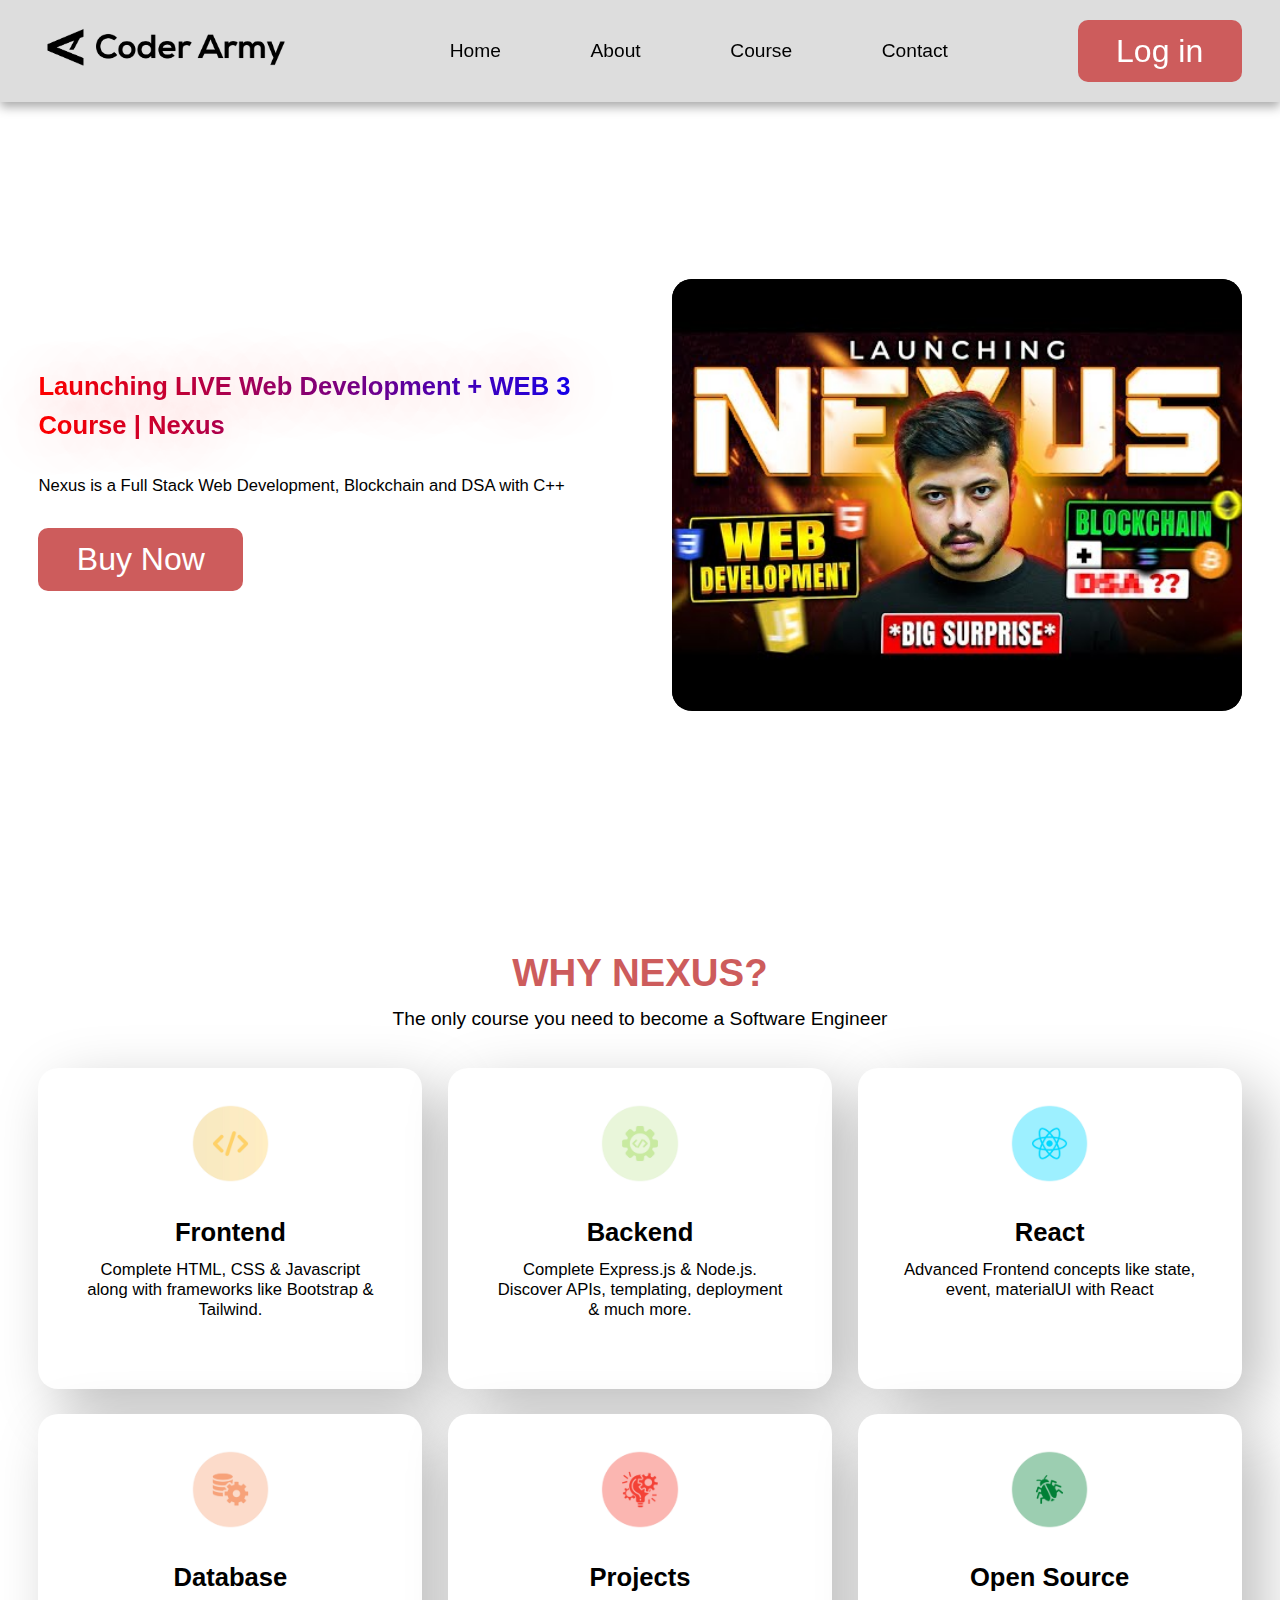
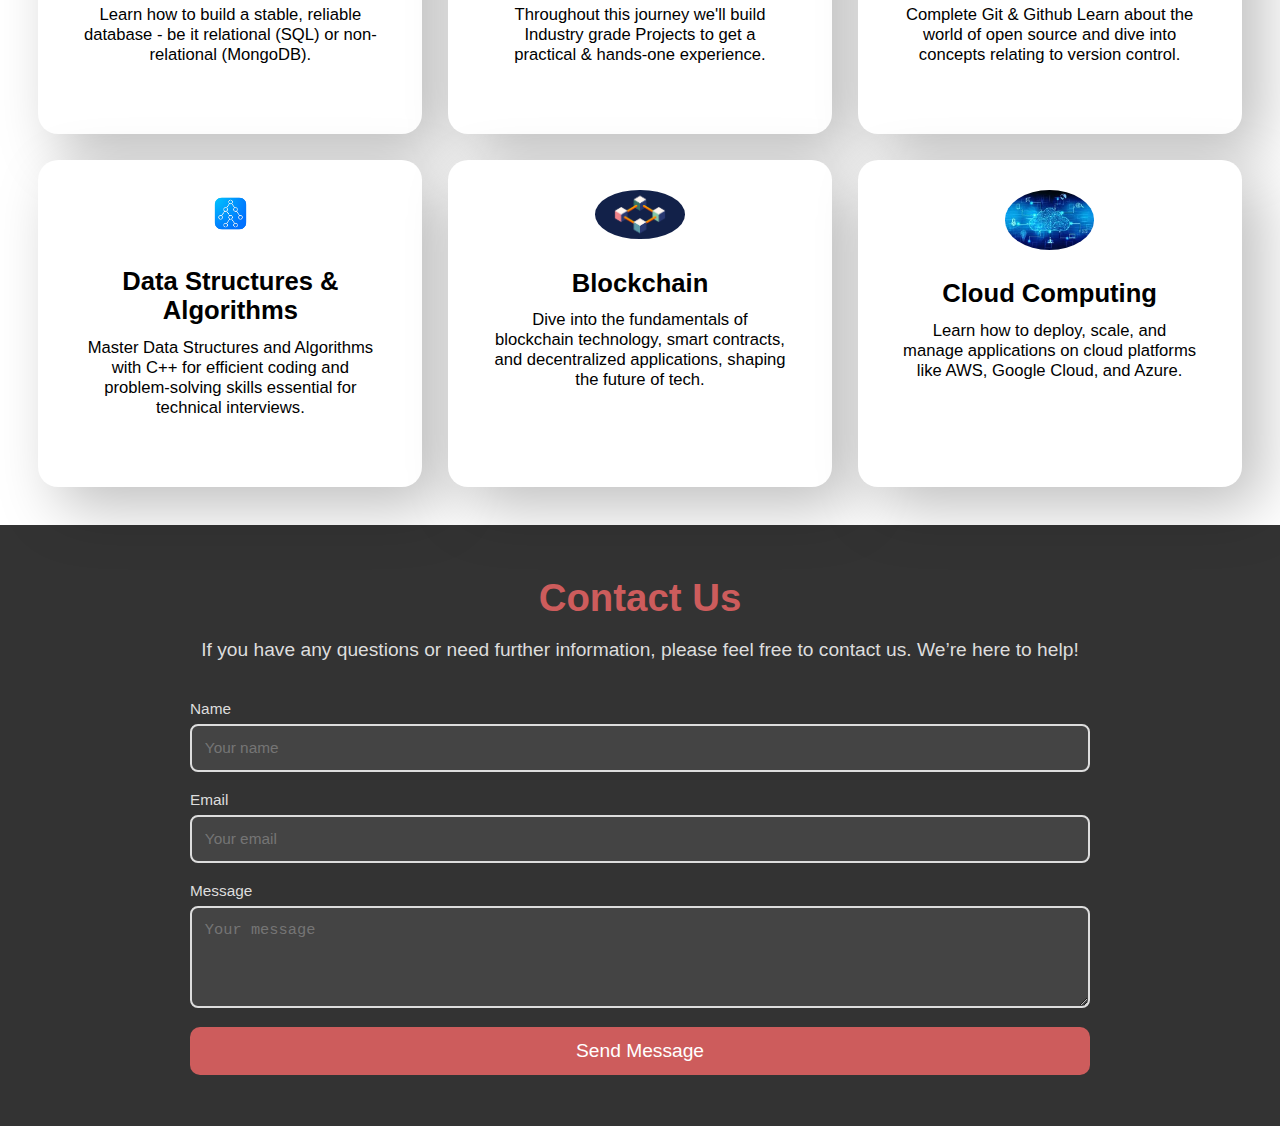
<file: index.html>
<!DOCTYPE html>
<html lang="en">

<head>
  <meta charset="UTF-8">
  <meta name="viewport" content="width=device-width, initial-scale=1.0">
  <meta http-equiv="X-UA-Compatible" content="ie=edge">
  <title>NEXUS - By Coder Army</title>
  <link rel="stylesheet" href="https://cdnjs.cloudflare.com/ajax/libs/font-awesome/6.6.0/css/all.min.css" integrity="sha512-Kc323vGBEqzTmouAECnVceyQqyqdsSiqLQISBL29aUW4U/M7pSPA/gEUZQqv1cwx4OnYxTxve5UMg5GT6L4JJg==" crossorigin="anonymous" referrerpolicy="no-referrer" />
  <link rel="stylesheet" href="./style.css">
</head>

<body>

  <header>
    <nav>
      <div class="logo">
        <img src="./img/logo.png" alt="">
      </div>
      <input type="checkbox">
      <div class="hamburger_lines">
        <span class="line line1"></span>
        <span class="line line2"></span>
        <span class="line line3"></span>
      </div>
      <div class="nav_links">
        <ul>
          <li>
            <a href="./index.html"><i class="fa-solid fa-house"></i>Home</a>
          </li>
          <li>
            <a href="./about.html"><i class="fa-regular fa-address-card"></i>About</a>
          </li>
          <li>
            <a href="./course.html"><i class="fa-solid fa-cart-shopping"></i>Course</a>
          </li>
          <li>
            <a href="#contact"><i class="fa-solid fa-phone"></i>Contact</a>
          </li>
        </ul>
      </div>
      <div class="nav_btn">
        <button>
          <a href="./login.html">Log in</a>
        </button>
      </div>
    </nav>
  </header>

  <main>

    <section class="hero_section">
      <div class="hero_left">
        <h1>Launching LIVE Web Development + WEB 3 Course | Nexus</h1>
        <p>Nexus is a Full Stack Web Development, Blockchain and DSA with C++</p>
        <button>
          <a href="./course.html">Buy Now</a>
        </button>
      </div>
      <div class="hero_right">
        <img src="./img/thumbnail.jpg" alt="">
      </div>
    </section>

    <section class="why_section">
      <h1>WHY NEXUS?</h1>
      <P>The only course you need to become a Software Engineer</P>
      <div class="card_container">
        <div class="card card1">
          <img src="./img/frontend.jpg" alt="">
          <h2>Frontend</h2>
          <p>Complete HTML, CSS & Javascript along with frameworks like Bootstrap & Tailwind.</p>
        </div>
        <div class="card card2">
          <img src="./img/backend.jpg" alt="">
          <h2>Backend</h2>
          <p>Complete Express.js & Node.js. Discover APIs, templating, deployment & much more.</p>
        </div>
        <div class="card card3">
          <img src="./img/react.jpg" alt="">
          <h2>React</h2>
          <p>Advanced Frontend concepts like state, event, materialUI with React</p>
        </div>
        <div class="card card4">
          <img src="./img/database.jpg" alt="">
          <h2>Database</h2>
          <p>Learn how to build a stable, reliable database - be it relational (SQL) or non-relational (MongoDB).</p>
        </div>
        <div class="card card5">
          <img src="./img/projects.jpg" alt="">
          <h2>Projects</h2>
          <p>Throughout this journey we'll build Industry grade Projects to get a practical & hands-one experience.</p>
        </div>
        <div class="card card6">
          <img src="./img/source.jpg" alt="">
          <h2>Open Source</h2>
          <p>Complete Git & Github
            Learn about the world of open source and dive into concepts relating to version control.</p>
        </div>
        <div class="card card7">
          <img src="./img/dsa.jpg" alt="">
          <h2>Data Structures & Algorithms</h2>
          <p>Master Data Structures and Algorithms with C++ for efficient coding and problem-solving skills essential for technical interviews.</p>
        </div>
        <div class="card card8">
          <img src="./img/blockchain.jpg" alt="">
          <h2>Blockchain</h2>
          <p>Dive into the fundamentals of blockchain technology, smart contracts, and decentralized applications, shaping the future of tech.</p>
        </div>
        <div class="card card9">
          <img src="./img/cloud.jpg" alt="">
          <h2>Cloud Computing</h2>
          <p>Learn how to deploy, scale, and manage applications on cloud platforms like AWS, Google Cloud, and Azure.</p>
        </div>
      </div>
    </section>
  </main>

  <footer class="footer_section" id="contact">
    <h1>Contact Us</h1>
    <p>If you have any questions or need further information, please feel free to contact us. We’re here to help!</p>

    <form class="footer_contact_form">
      <div class="form_group">
        <label for="footer_name">Name</label>
        <input type="text" id="footer_name" name="name" placeholder="Your name" required>
      </div>

      <div class="form_group">
        <label for="footer_email">Email</label>
        <input type="email" id="footer_email" name="email" placeholder="Your email" required>
      </div>

      <div class="form_group">
        <label for="footer_message">Message</label>
        <textarea id="footer_message" name="message" rows="4" placeholder="Your message" required></textarea>
      </div>

      <button type="submit">Send Message</button>
    </form>
  </footer>
  
</body>

</html>
</file>
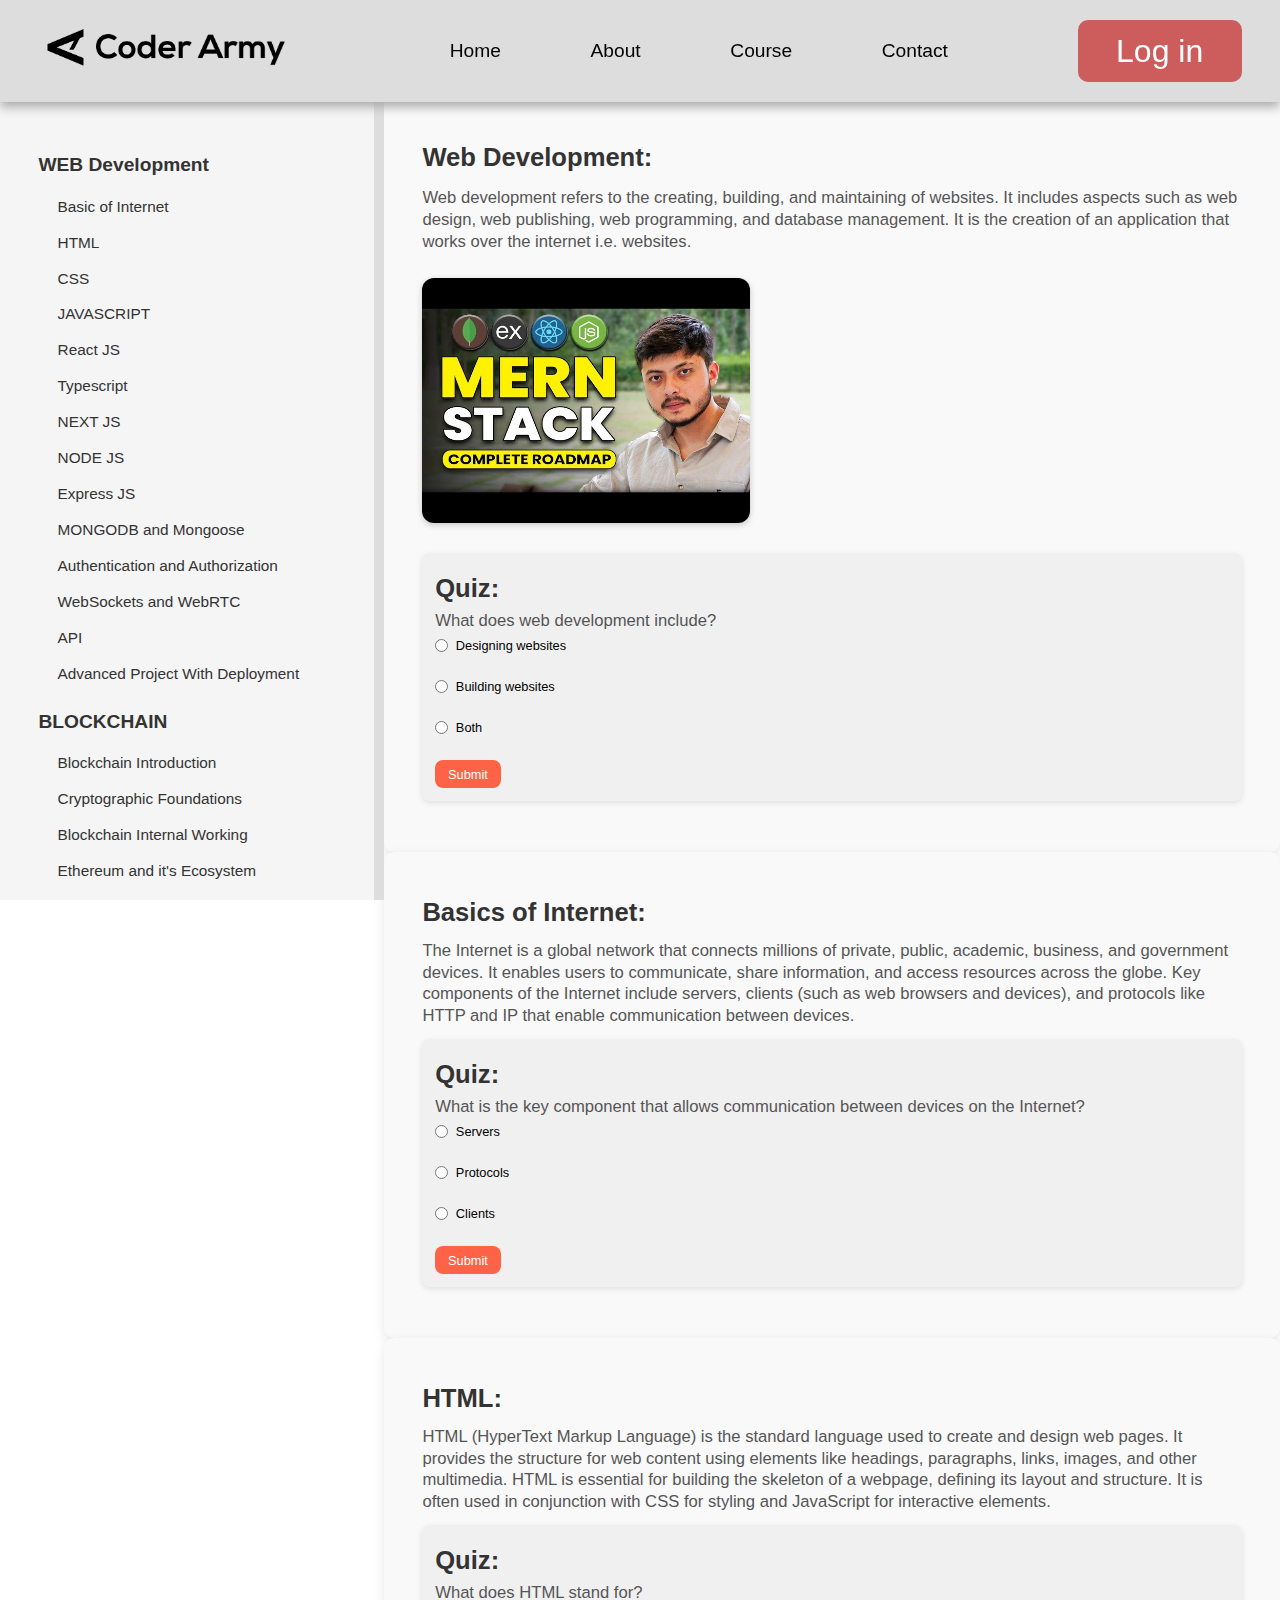
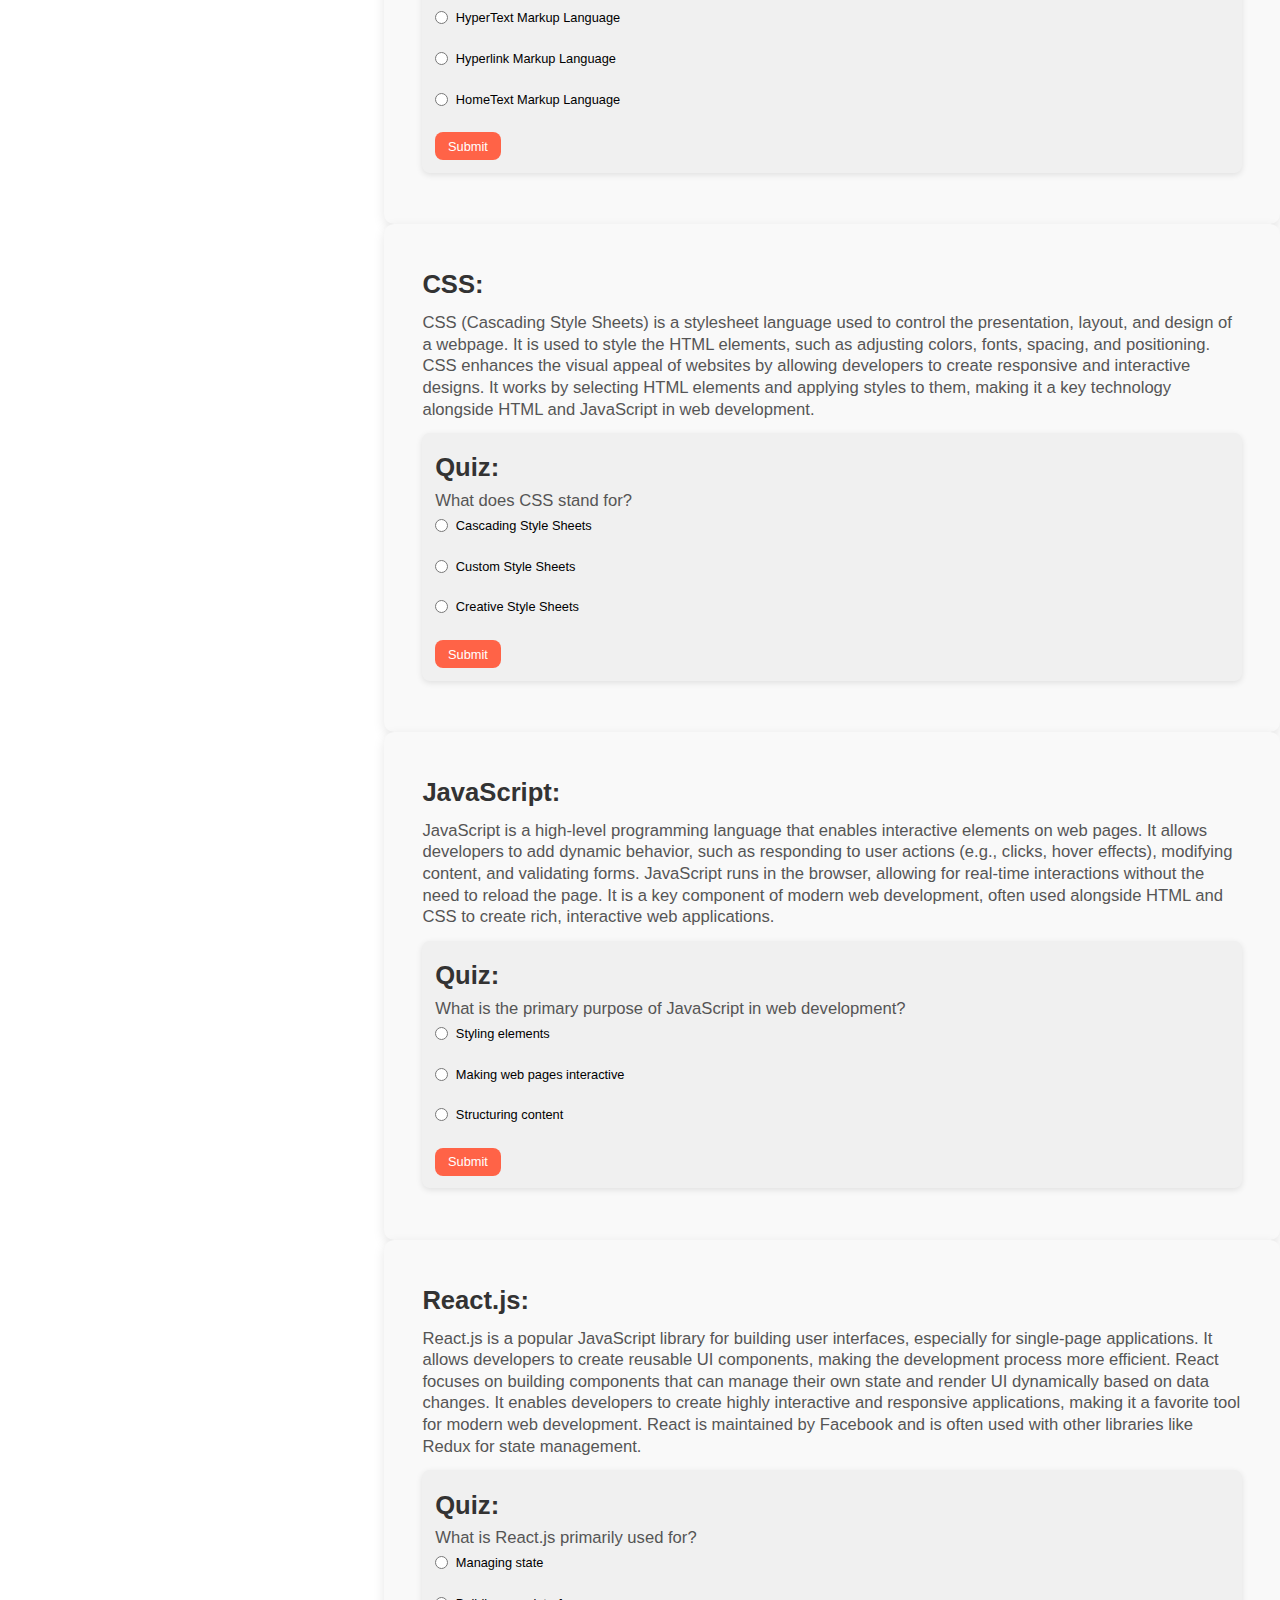
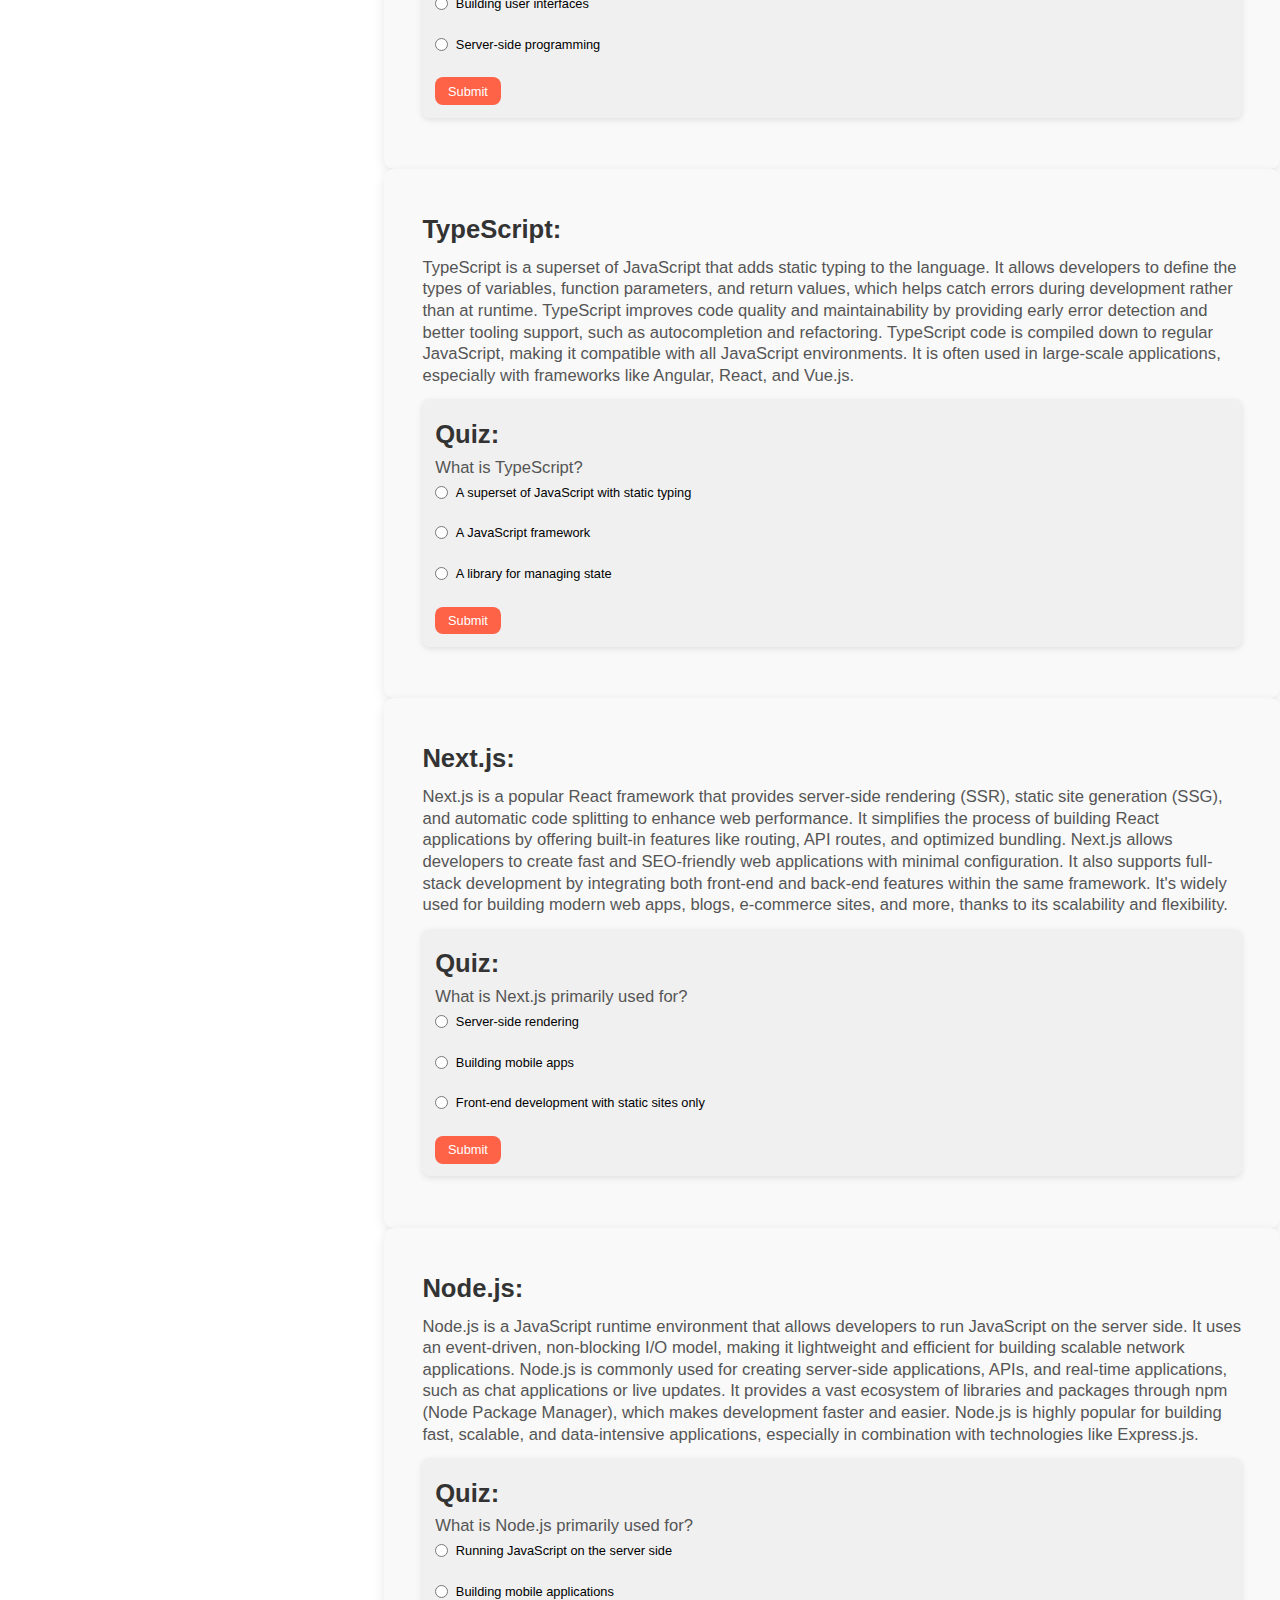
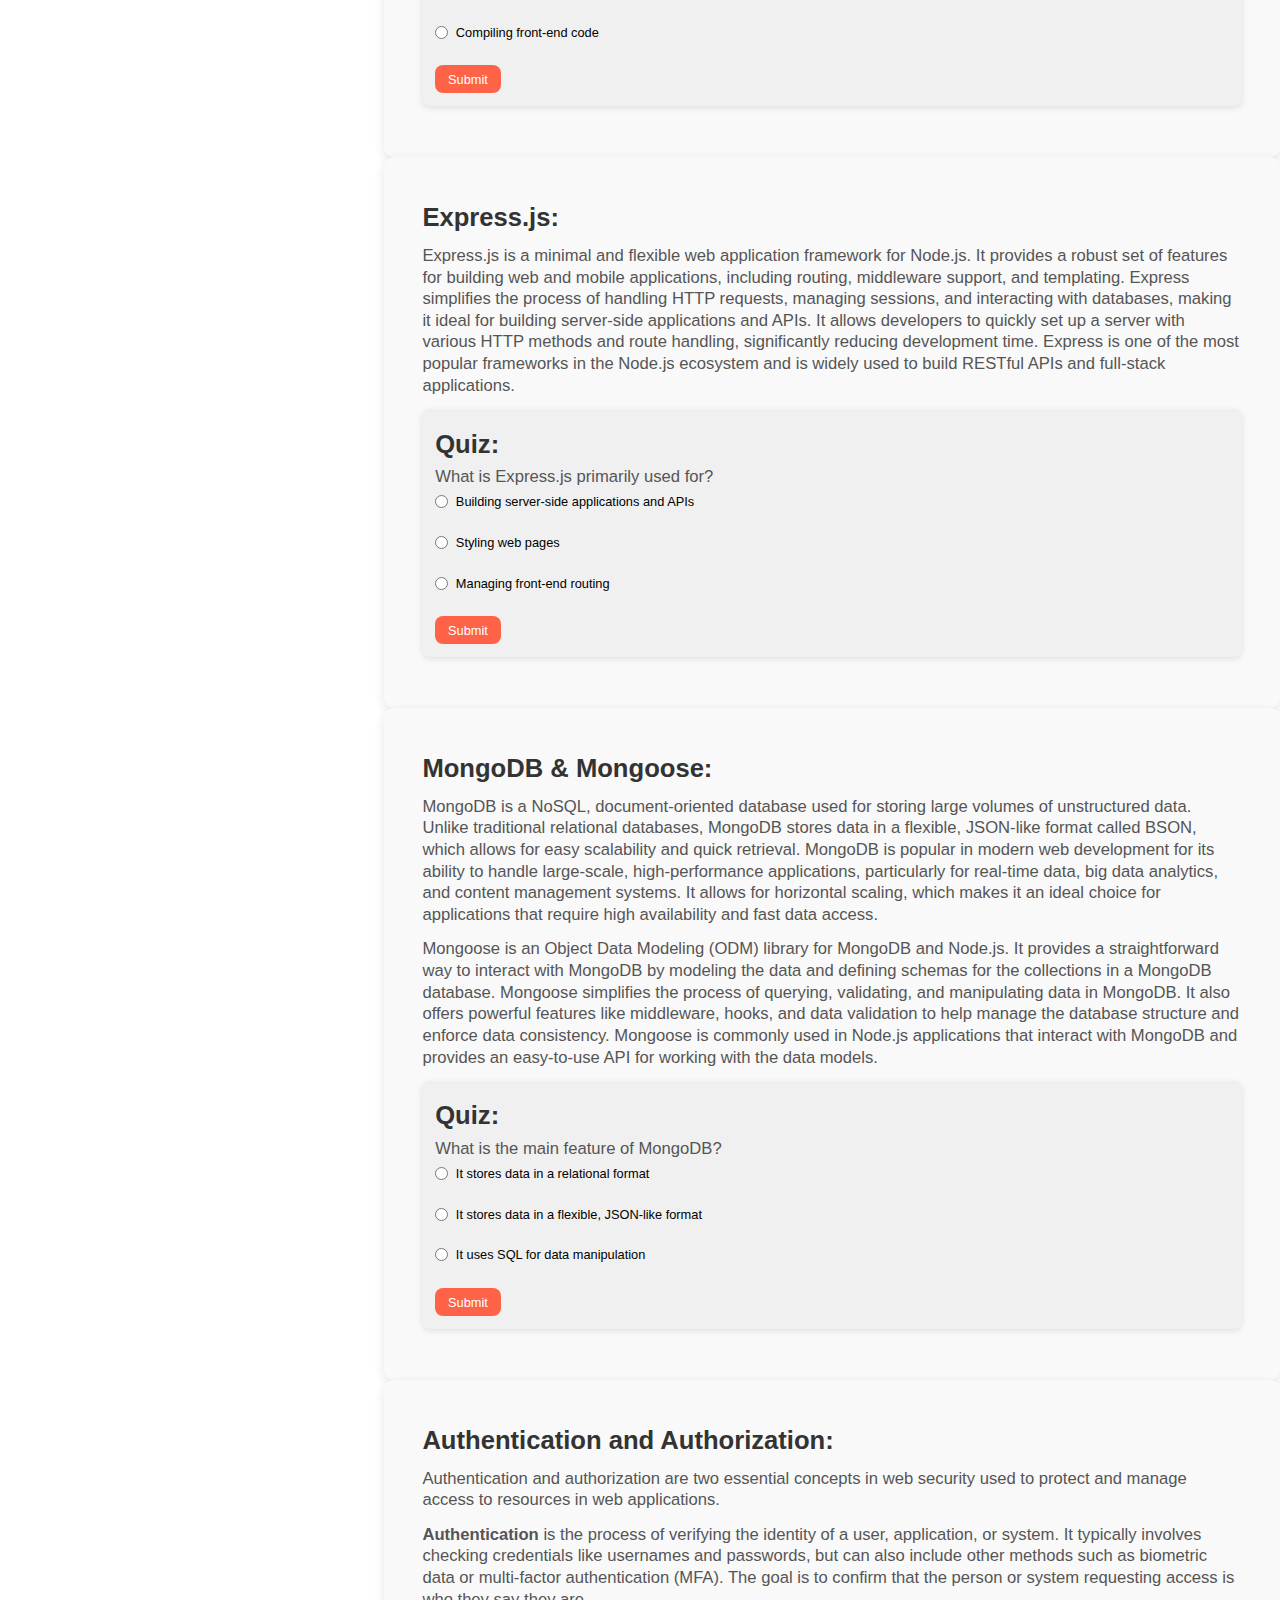
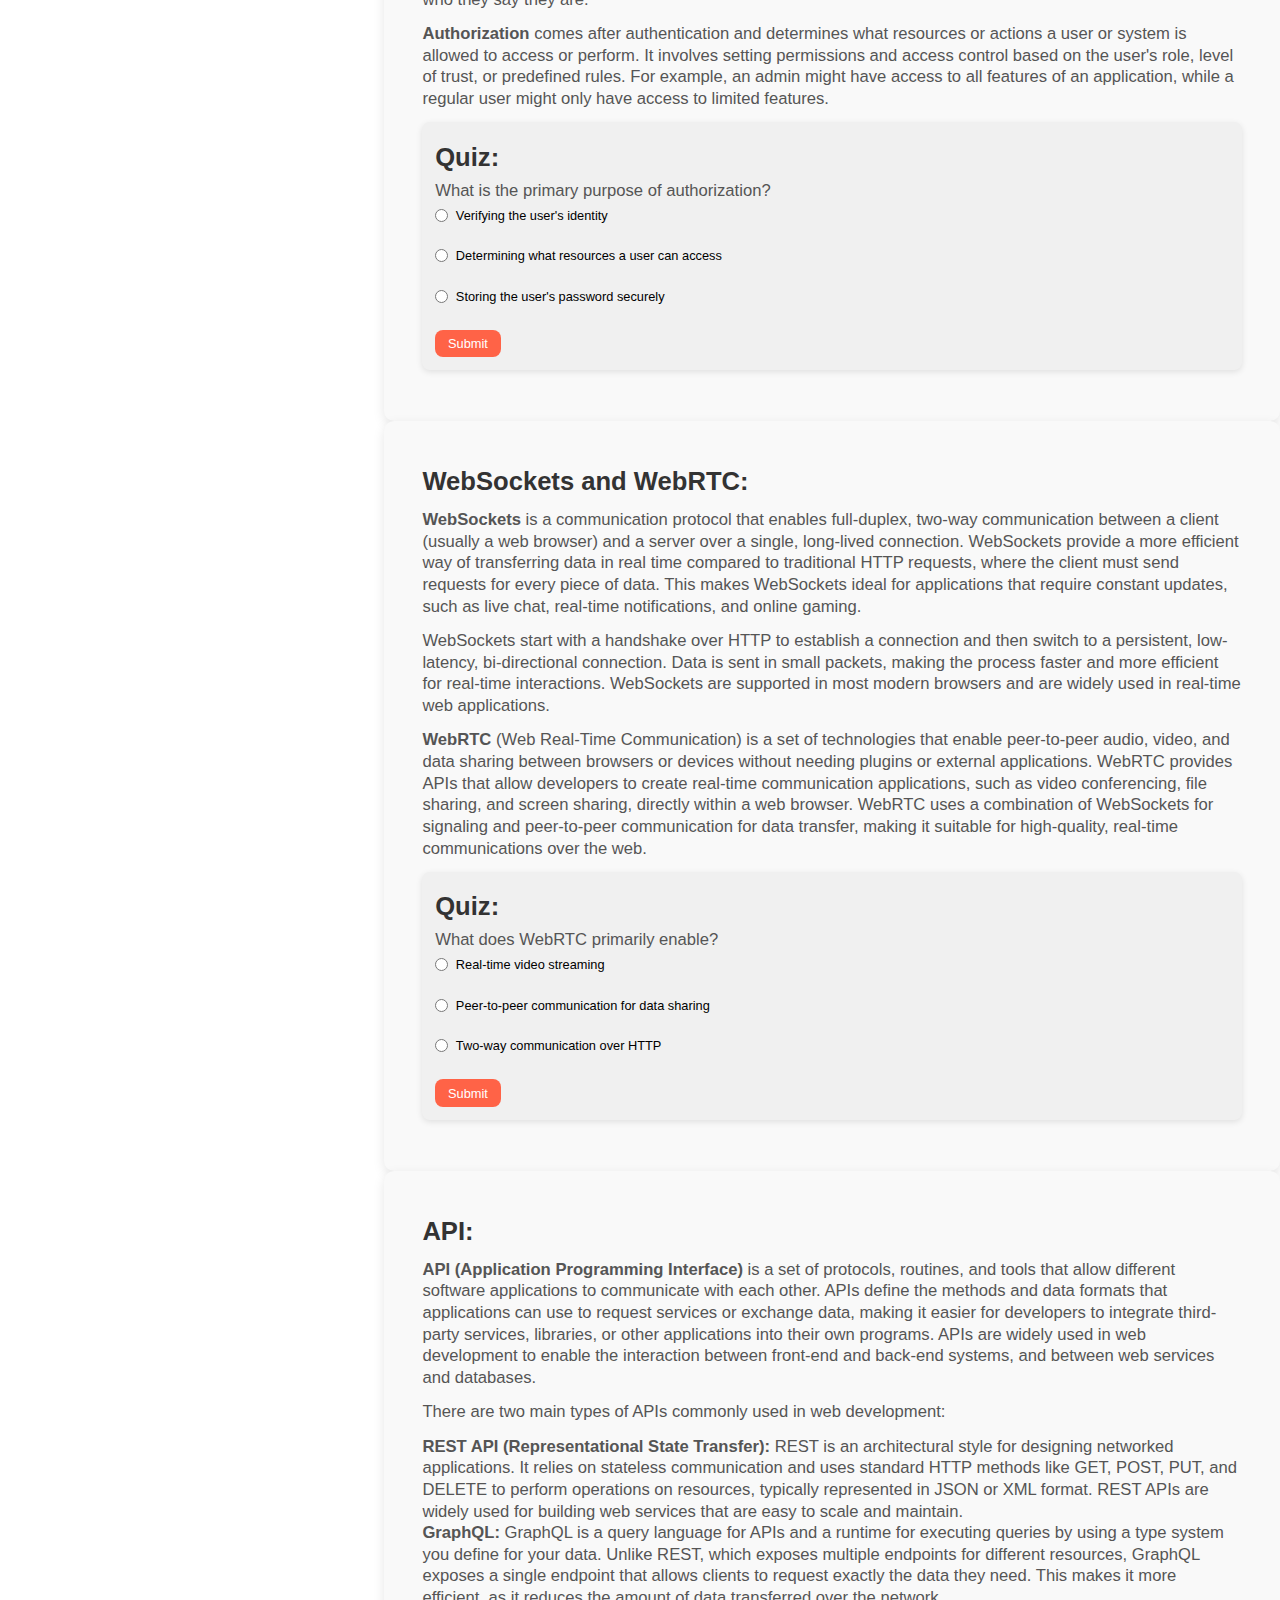
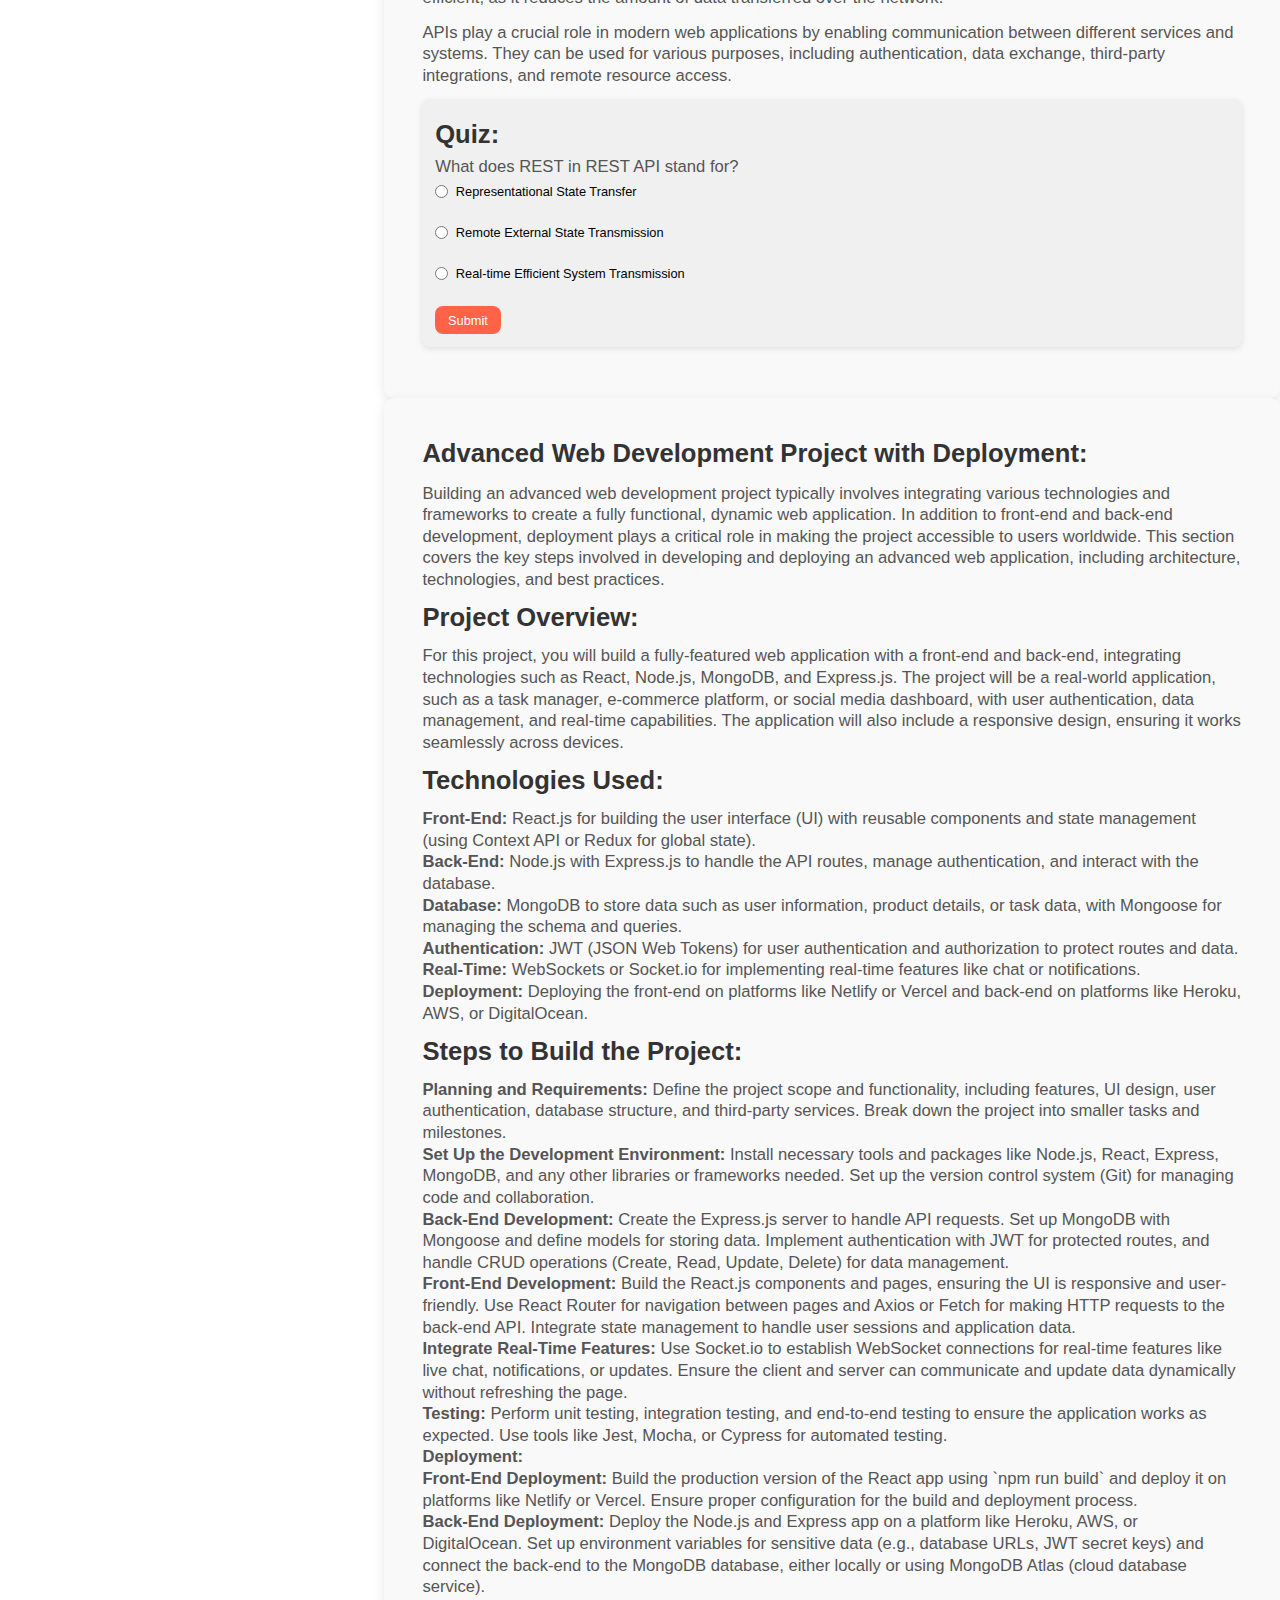
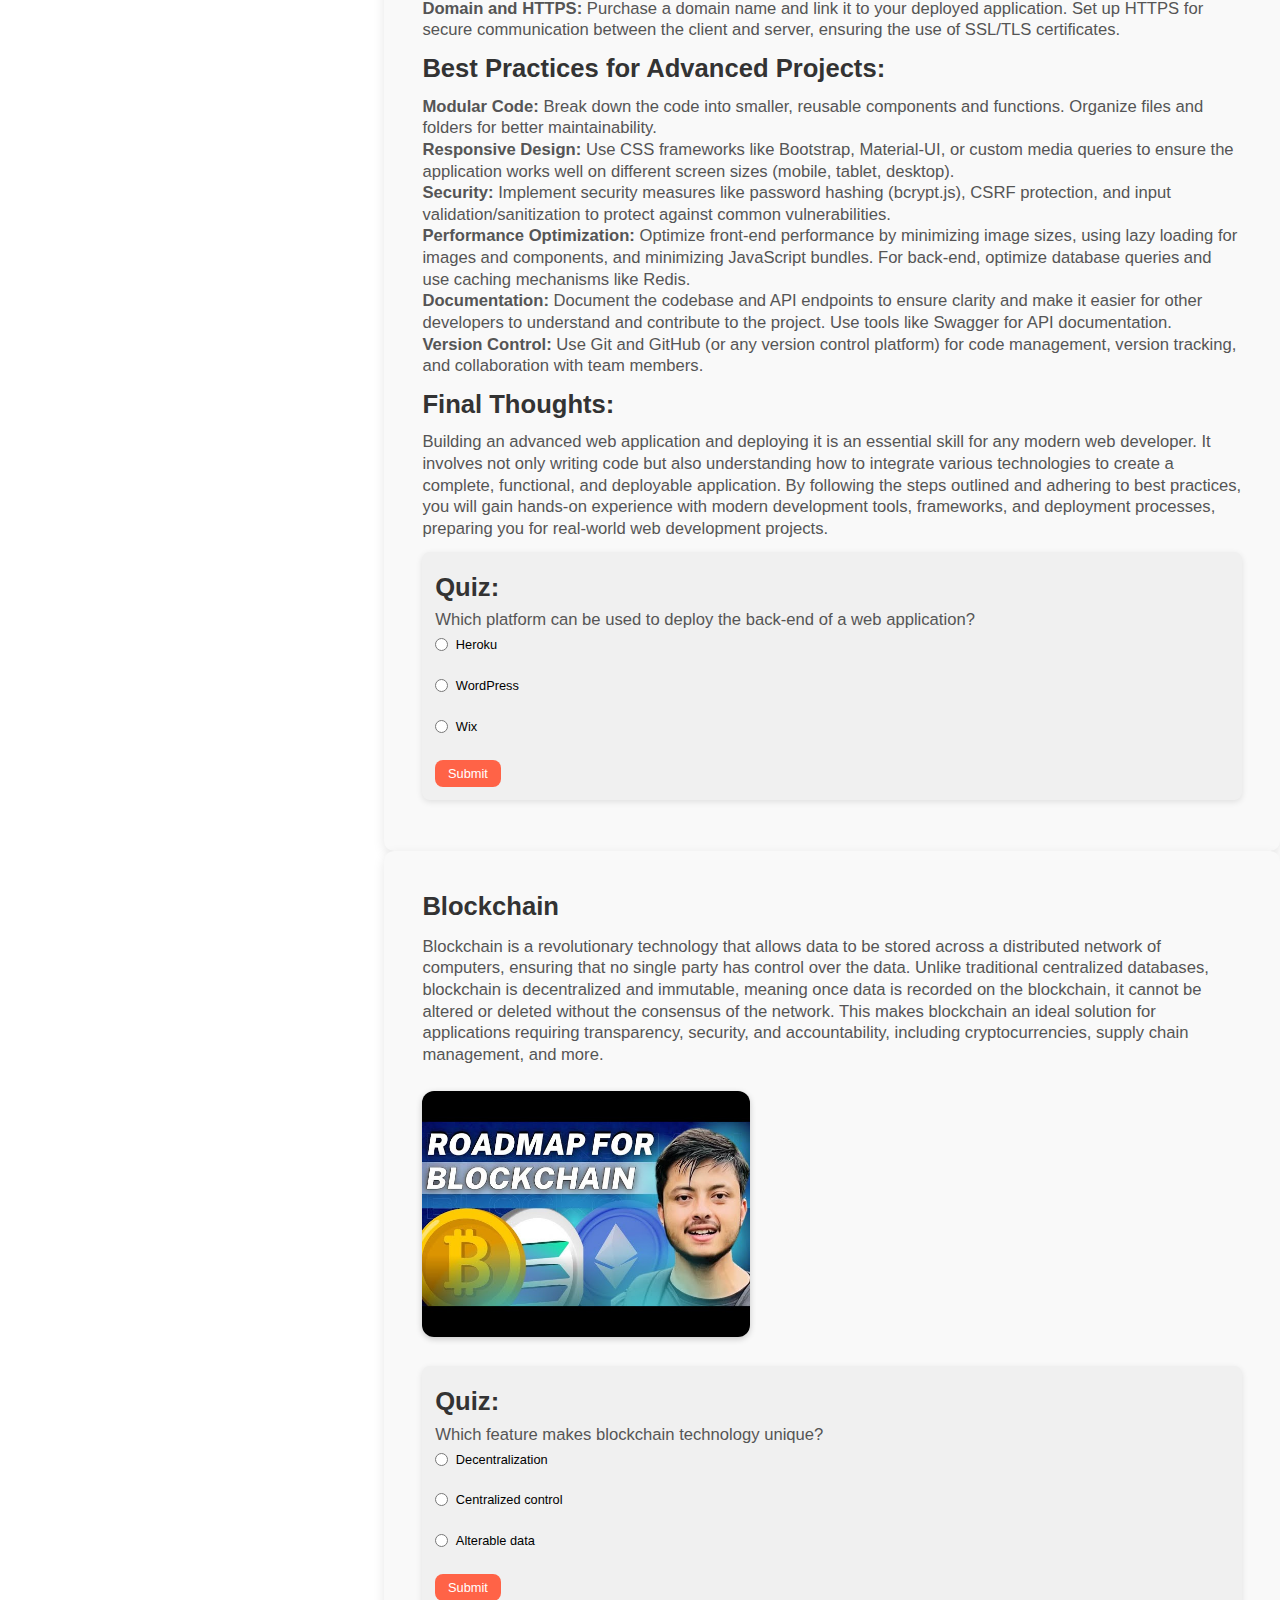
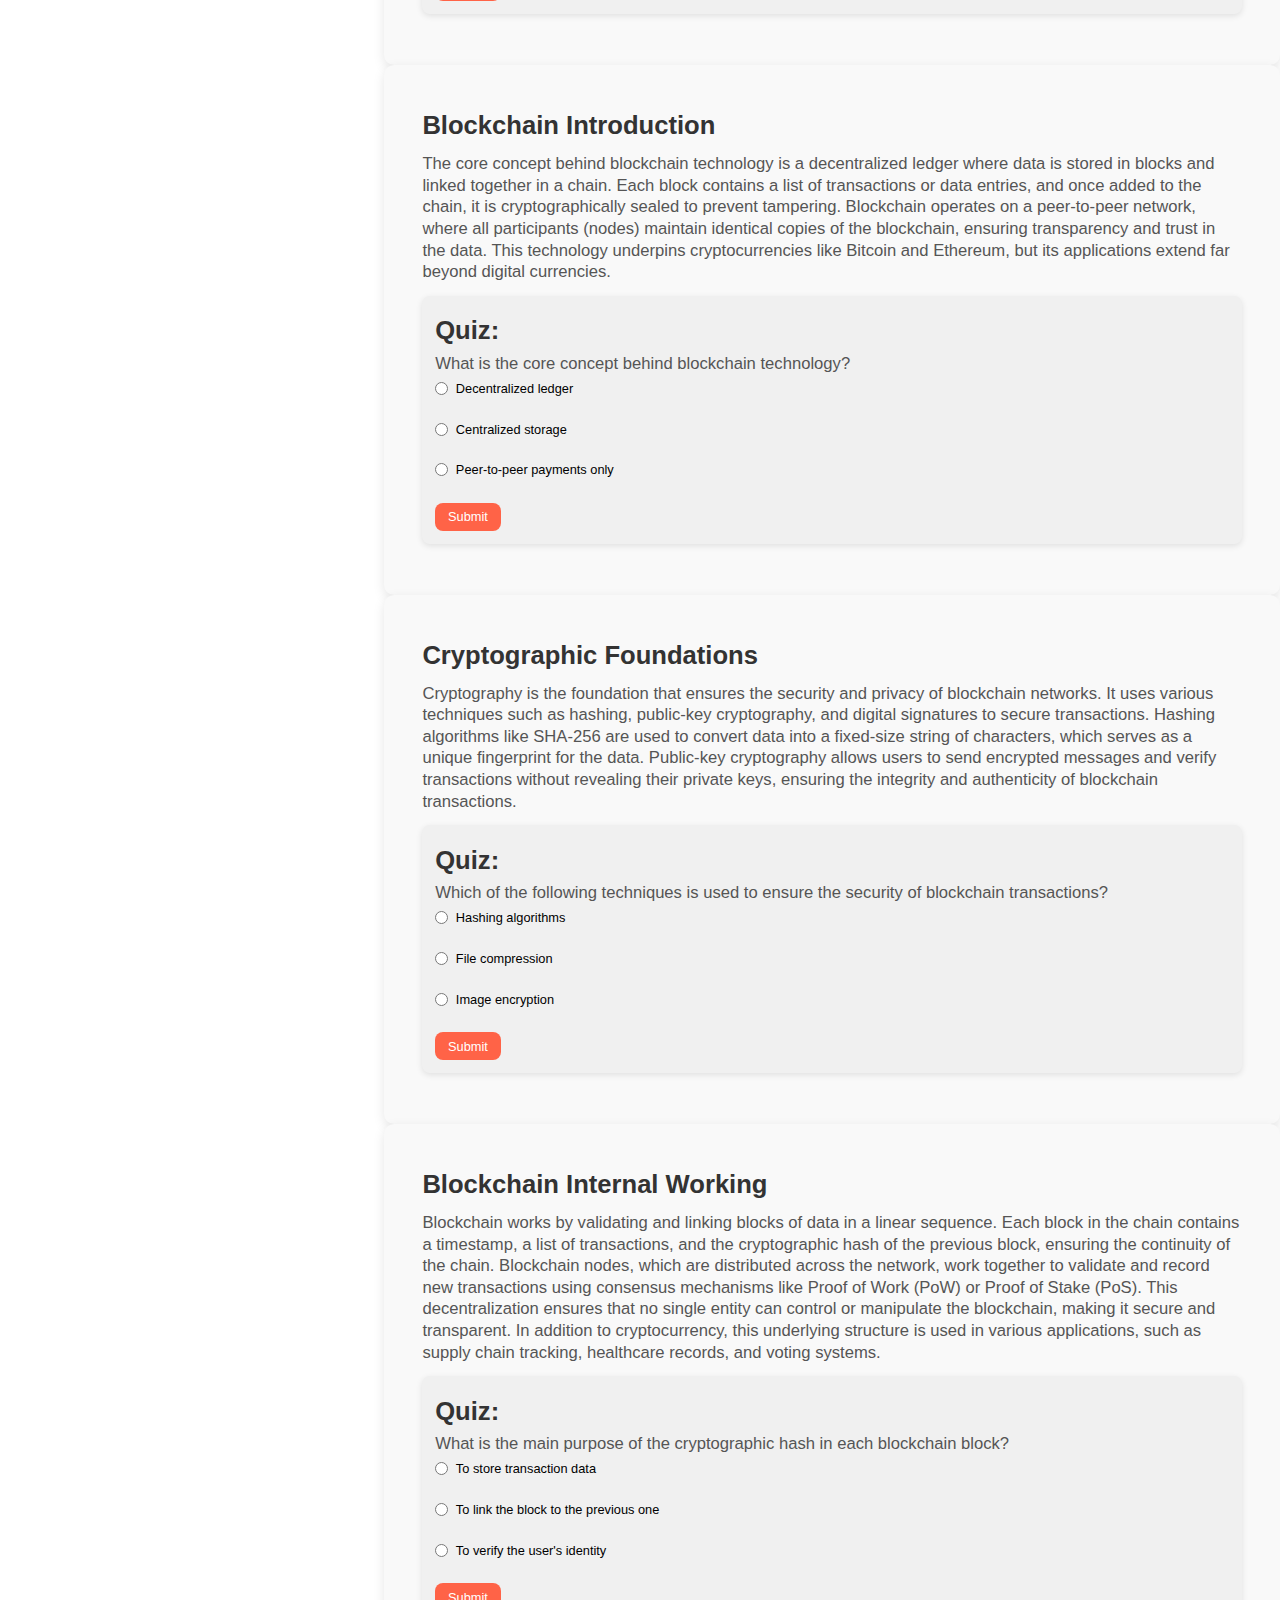
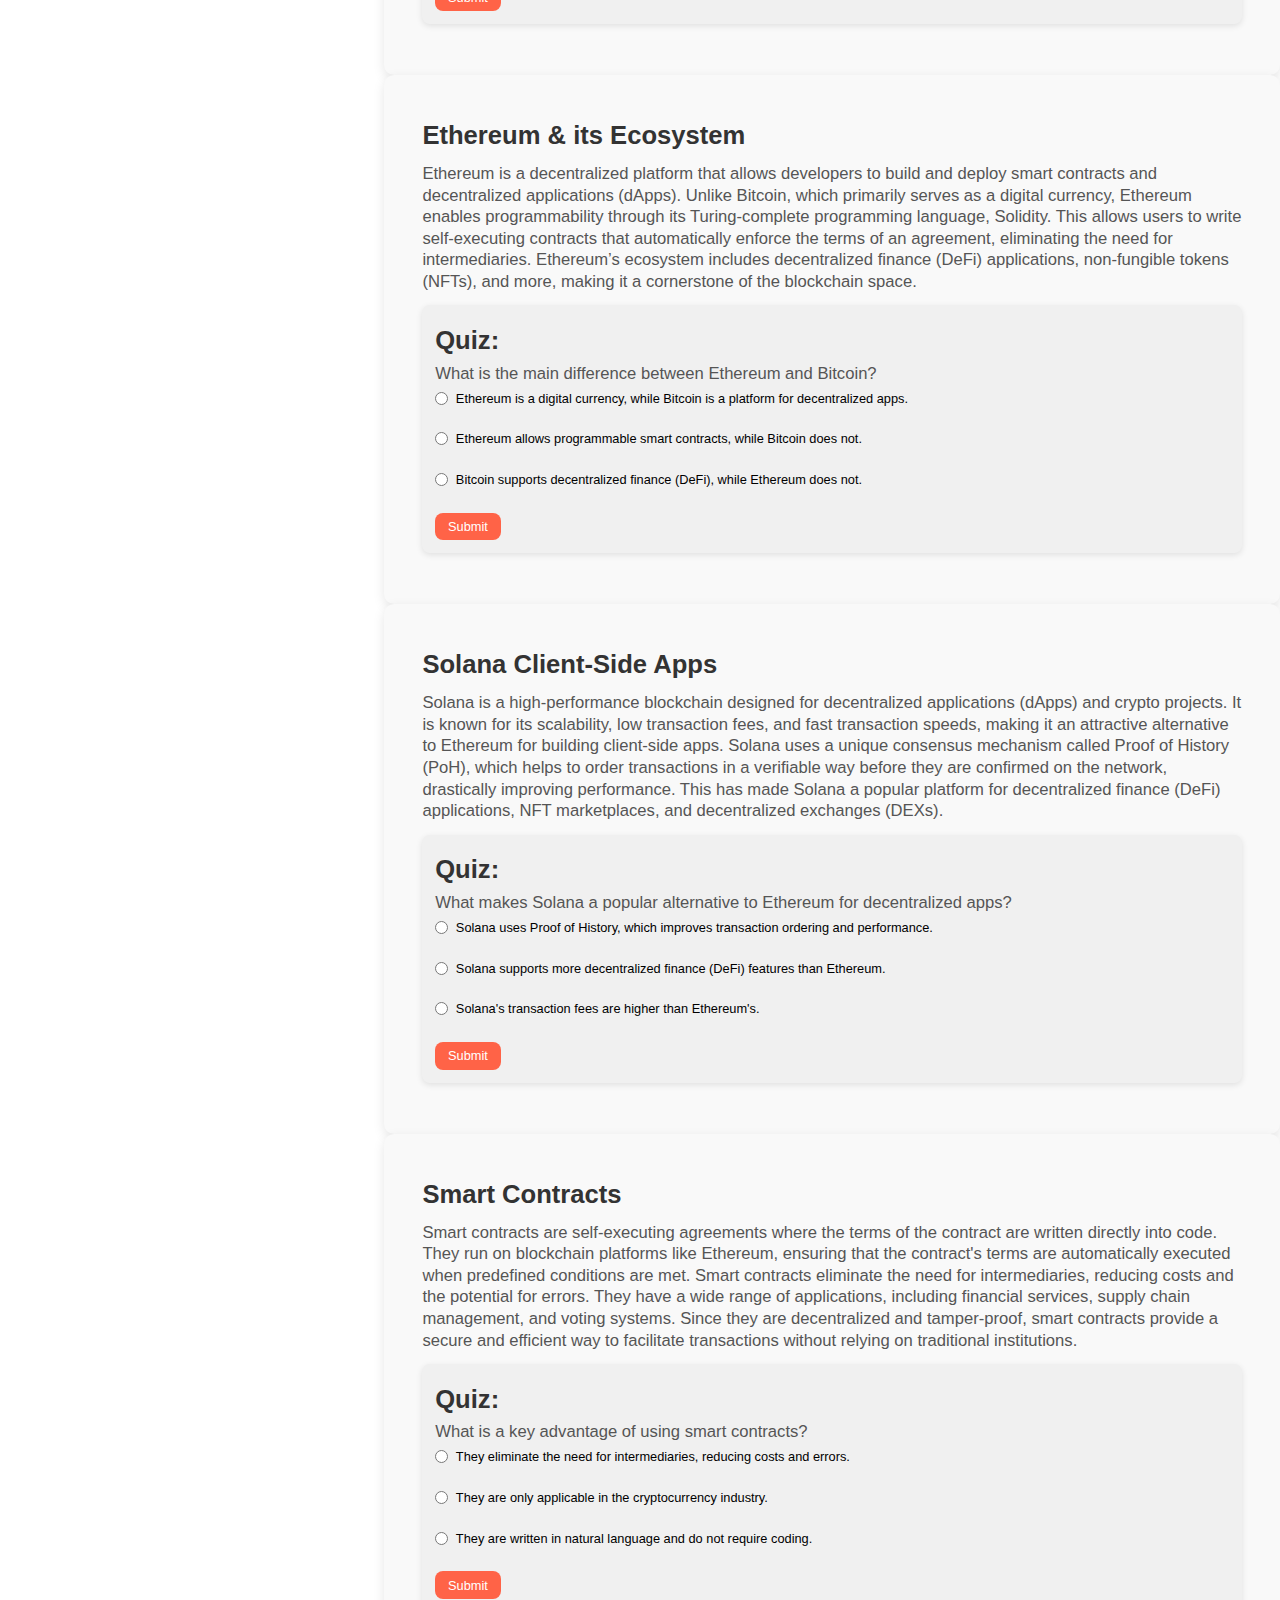
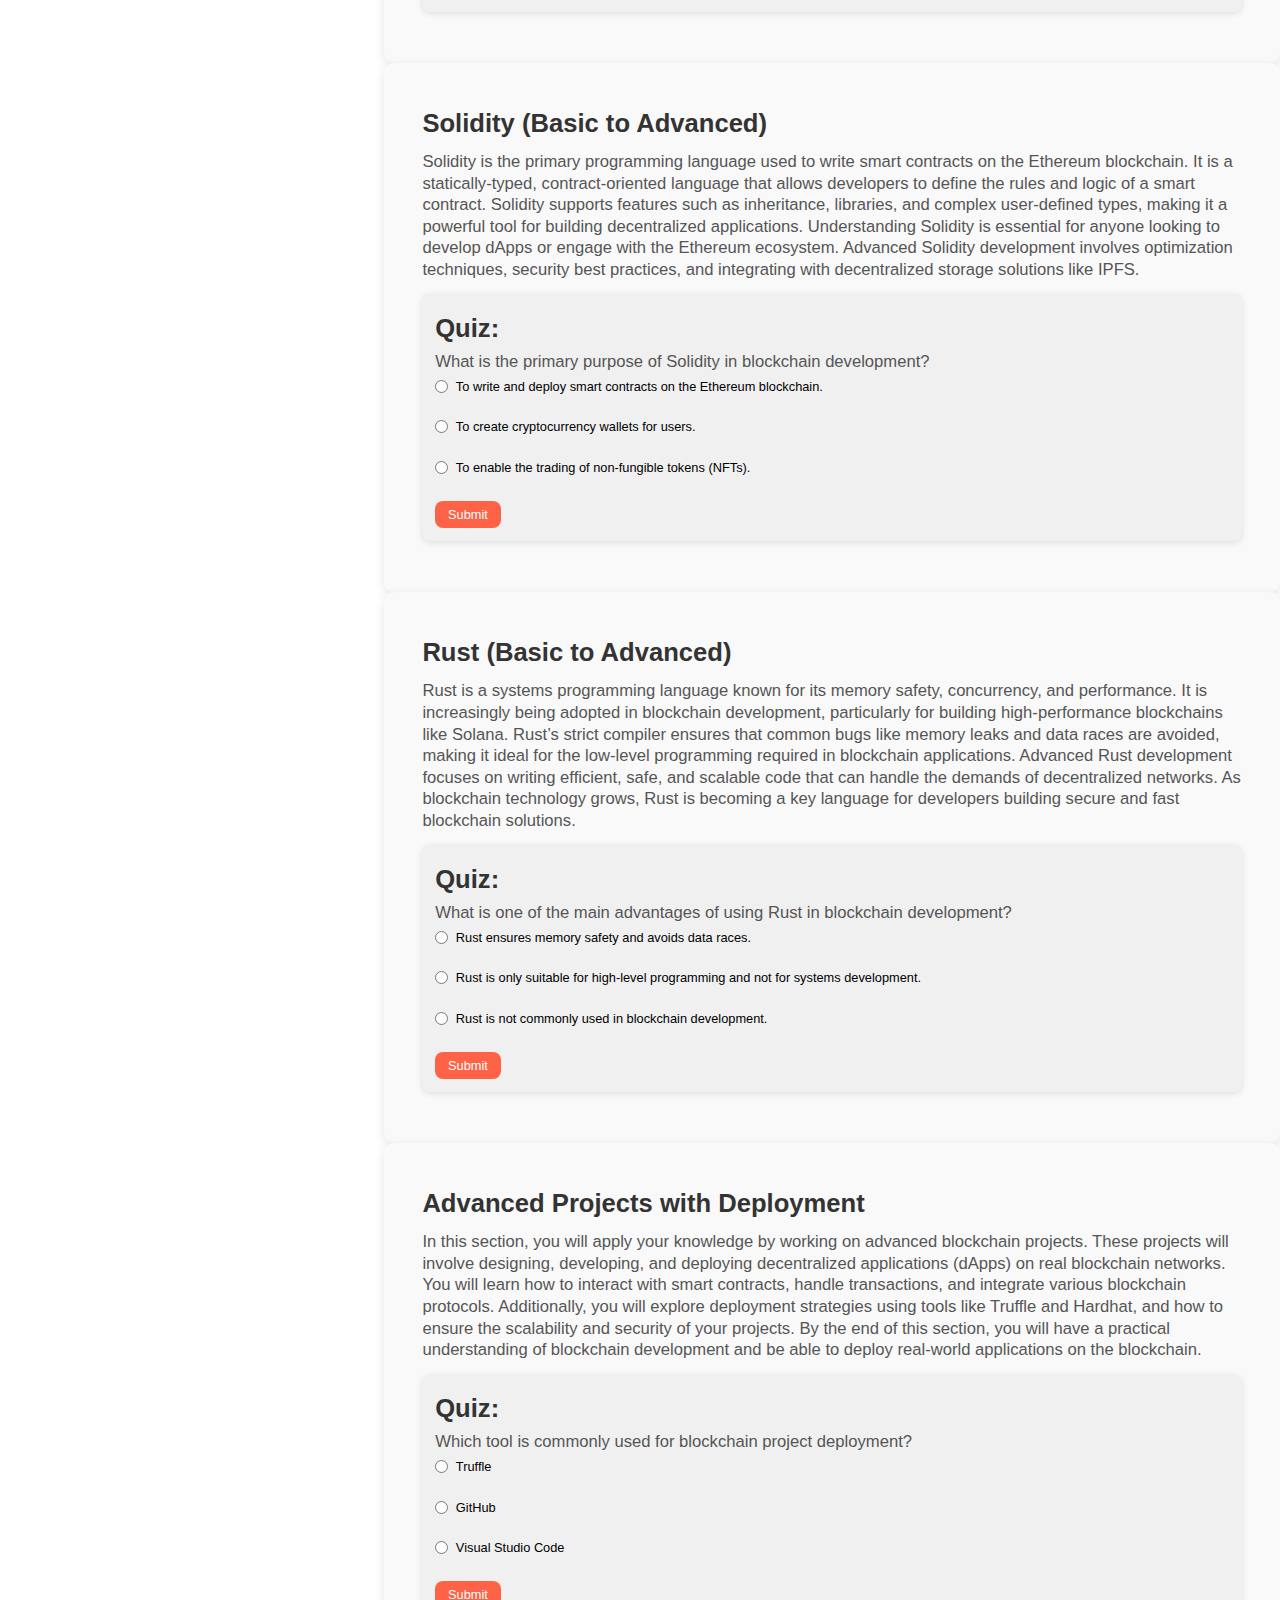
<file: about.html>
<!DOCTYPE html>
<html>

<head>
  <meta charset="UTF-8">
  <meta name="viewport" content="width=device-width, initial-scale=1">
  <title></title>
  <link rel="stylesheet" href="https://cdnjs.cloudflare.com/ajax/libs/font-awesome/6.6.0/css/all.min.css" integrity="sha512-Kc323vGBEqzTmouAECnVceyQqyqdsSiqLQISBL29aUW4U/M7pSPA/gEUZQqv1cwx4OnYxTxve5UMg5GT6L4JJg==" crossorigin="anonymous" referrerpolicy="no-referrer" />
  <link rel="stylesheet" href="./style.css">
  <link rel="stylesheet" href="./about.css">
</head>

<body>

  <header>
    <nav>
      <div class="logo">
        <img src="./img/logo.png" alt="">
      </div>
      <input type="checkbox">
      <div class="hamburger_lines">
        <span class="line line1"></span>
        <span class="line line2"></span>
        <span class="line line3"></span>
      </div>
      <div class="nav_links">
        <ul>
          <li>
            <a href="./index.html"><i class="fa-solid fa-house"></i>Home</a>
          </li>
          <li>
            <a href="./about.html"><i class="fa-regular fa-address-card"></i>About</a>
          </li>
          <li>
            <a href="./course.html"><i class="fa-solid fa-cart-shopping"></i>Course</a>
          </li>
          <li>
            <a href="#contact"><i class="fa-solid fa-phone"></i>Contact</a>
          </li>
        </ul>
      </div>
      <div class="nav_btn">
        <button>
          <a href="./login.html">Log in</a>
        </button>
      </div>
    </nav>
  </header>

  <main>
    <aside class="sidebar">
      <input type="checkbox">
      <div class="side_hamburger_lines">
        <span class="side_line side_line1"></span>
        <span class="side_line side_line2"></span>
        <span class="side_line side_line3"></span>
      </div>
      <div class="side_container">
        <h2>
          <a href="#web_dev">WEB Development</a>
        </h2>
        <ul>
          <li>
            <a href="#internet">Basic of Internet</a>
          </li>
          <li>
            <a href="#html">HTML</a>
          </li>
          <li>
            <a href="#css">CSS</a>
          </li>
          <li>
            <a href="#js">JAVASCRIPT</a>
          </li>
          <li>
            <a href="#reactjs">React JS</a>
          </li>
          <li>
            <a href="#typescript">Typescript</a>
          </li>
          <li>
            <a href="#nextjs">NEXT JS</a>
          </li>
          <li>
            <a href="#nodejs">NODE JS</a>
          </li>
          <li>
            <a href="#expressjs">Express JS</a>
          </li>
          <li>
            <a href="#mongo">MONGODB and Mongoose</a>
          </li>
          <li>
            <a href="#auth">Authentication and Authorization</a>
          </li>
          <li>
            <a href="#web">WebSockets and WebRTC</a>
          </li>
          <li>
            <a href="#api">API</a>
          </li>
          <li>
            <a href="#project">Advanced Project With Deployment</a>
          </li>
        </ul>

        <h2>
          <a href="#block">BLOCKCHAIN</a>
        </h2>
        <ul>
          <li>
            <a href="#block_intro">Blockchain Introduction</a>
          </li>
          <li>
            <a href="#crypto">Cryptographic Foundations</a>
          </li>
          <li>
            <a href="#internal">Blockchain Internal Working</a>
          </li>
          <li>
            <a href="#ethereum">Ethereum and it's Ecosystem</a>
          </li>
          <li>
            <a href="#solana">Solana client side apps</a>
          </li>
          <li>
            <a href="#smart_contracts">Smart Contracts</a>
          </li>
          <li>
            <a href="#solidity">Solidity from Basic to Advance</a>
          </li>
          <li>
            <a href="#rust">Rust Basic to Advance</a>
          </li>
          <li>
            <a href="#blockchain_project">Advanced Projects with deployment</a>
          </li>
        </ul>

        <h2>
          <a href="#data_struct">Data Structure and Algorithm</a>
        </h2>
        <ul>
          <li>
            <a href="#coding">What is Coding</a>
          </li>
          <li>
            <a href="#flowchart">Flowchart</a>
          </li>
          <li>
            <a href="#time_space">Time & Space Complexity</a>
          </li>
          <li>
            <a href="#variables">Variables & Datatypes in C++</a>
          </li>
          <li>
            <a href="#operator">Operators, Conditionals & Loops Array</a>
          </li>
          <li>
            <a href="#search_algo">Searching Algoriithms</a>
          </li>
          <li>
            <a href="#sort_algo">Sorting Algorithms</a>
          </li>
          <li>
            <a href="#dynamic_array">Concepts Dyanmic Arrays</a>
          </li>
          <li>
            <a href="#string">String</a>
          </li>
          <li>
            <a href="#math">Basic Math & Pointers</a>
          </li>
          <li>
            <a href="#stl">Standard Template Library</a>
          </li>
          <li>
            <a href="#function">Function & in-depth knowledge of flow</a>
          </li>
          <li>
            <a href="#recur_back">Recursion & Backtracking</a>
          </li>
          <li>
            <a href="#oop">Object Oriented Programming</a>
          </li>
          <li>
            <a href="#linked_list">Linked List</a>
          </li>
          <li>
            <a href="#stack_queue">Stack & Queues</a>
          </li>
          <li>
            <a href="#sliding">Sliding Window Problems</a>
          </li>
          <li>
            <a href="#bit">Bit Manipulation</a>
          </li>
          <li>
            <a href="#trees">Trees</a>
          </li>
          <li>
            <a href="#heaps">Heaps</a>
          </li>
          <li>
            <a href="#divide">Divide & Conquer Technique</a>
          </li>
          <li>
            <a href="#graphs">Graphs</a>
          </li>
          <li>
            <a href="#greedy">Greedy Algorithms</a>
          </li>
          <li>
            <a href="#dyna_prog">Dynamic Programming</a>
          </li>
          <li>
            <a href="#hash_tries">Hashing & Tries</a>
          </li>
        </ul>
      </div>
    </aside>

    <section class="main_content">
      <div class="web_dev">
        <article id="web_dev">
          <h2>Web Development:</h2>
          <p>Web development refers to the creating, building, and maintaining of websites. It includes aspects such as web design, web publishing, web programming, and database management. It is the creation of an application that works over the internet i.e. websites.</p>
          <img src="./img/web_dev.jpg" alt="Web Development Image">

          <form id="quiz_web_dev">
            <h3>Quiz:</h3>
            <p>What does web development include?</p>
            <label>
              <input type="radio" name="question1" value="option1" class="red"> Designing websites
            </label><br>
            <label>
              <input type="radio" name="question1" value="option2" class="red"> Building websites
            </label><br>
            <label>
              <input type="radio" name="question1" value="option3"> Both
            </label><br>
            <button type="submit">Submit</button>
          </form>
        </article>

        <article id="internet">
          <h3>Basics of Internet:</h3>
          <p>The Internet is a global network that connects millions of private, public, academic, business, and government devices. It enables users to communicate, share information, and access resources across the globe. Key components of the Internet include servers, clients (such as web browsers and devices), and protocols like HTTP and IP that enable communication between devices.</p>

          <form id="quiz_internet">
            <h3>Quiz:</h3>
            <p>What is the key component that allows communication between devices on the Internet?</p>
            <label>
              <input type="radio" name="question2" value="option1" class="red"> Servers
            </label><br>
            <label>
              <input type="radio" name="question2" value="option2"> Protocols
            </label><br>
            <label>
              <input type="radio" name="question2" value="option3" class="red"> Clients
            </label><br>
            <button type="submit">Submit</button>
          </form>
        </article>

        <article id="html">
          <h3>HTML:</h3>
          <p>HTML (HyperText Markup Language) is the standard language used to create and design web pages. It provides the structure for web content using elements like headings, paragraphs, links, images, and other multimedia. HTML is essential for building the skeleton of a webpage, defining its layout and structure. It is often used in conjunction with CSS for styling and JavaScript for interactive elements.</p>

          <form id="quiz_html">
            <h3>Quiz:</h3>
            <p>What does HTML stand for?</p>
            <label>
              <input type="radio" name="question3" value="option1"> HyperText Markup Language
            </label><br>
            <label>
              <input type="radio" name="question3" value="option2" class="red"> Hyperlink Markup Language
            </label><br>
            <label>
              <input type="radio" name="question3" value="option3" class="red"> HomeText Markup Language
            </label><br>
            <button type="submit">Submit</button>
          </form>
        </article>

        <article id="css">
          <h3>CSS:</h3>
          <p>CSS (Cascading Style Sheets) is a stylesheet language used to control the presentation, layout, and design of a webpage. It is used to style the HTML elements, such as adjusting colors, fonts, spacing, and positioning. CSS enhances the visual appeal of websites by allowing developers to create responsive and interactive designs. It works by selecting HTML elements and applying styles to them, making it a key technology alongside HTML and JavaScript in web development.</p>

          <form id="quiz_css">
            <h3>Quiz:</h3>
            <p>What does CSS stand for?</p>
            <label>
              <input type="radio" name="question4" value="option1"> Cascading Style Sheets
            </label><br>
            <label>
              <input type="radio" name="question4" value="option2" class="red"> Custom Style Sheets
            </label><br>
            <label>
              <input type="radio" name="question4" value="option3" class="red"> Creative Style Sheets
            </label><br>
            <button type="submit">Submit</button>
          </form>
        </article>

        <article id="js">
          <h3>JavaScript:</h3>
          <p>JavaScript is a high-level programming language that enables interactive elements on web pages. It allows developers to add dynamic behavior, such as responding to user actions (e.g., clicks, hover effects), modifying content, and validating forms. JavaScript runs in the browser, allowing for real-time interactions without the need to reload the page. It is a key component of modern web development, often used alongside HTML and CSS to create rich, interactive web applications.</p>

          <form id="quiz_js">
            <h3>Quiz:</h3>
            <p>What is the primary purpose of JavaScript in web development?</p>
            <label>
              <input type="radio" name="question5" value="option1" class="red"> Styling elements
            </label><br>
            <label>
              <input type="radio" name="question5" value="option2"> Making web pages interactive
            </label><br>
            <label>
              <input type="radio" name="question5" value="option3" class="red"> Structuring content
            </label><br>
            <button type="submit">Submit</button>
          </form>
        </article>

        <article id="reactjs">
          <h3>React.js:</h3>
          <p>React.js is a popular JavaScript library for building user interfaces, especially for single-page applications. It allows developers to create reusable UI components, making the development process more efficient. React focuses on building components that can manage their own state and render UI dynamically based on data changes. It enables developers to create highly interactive and responsive applications, making it a favorite tool for modern web development. React is maintained by Facebook and is often used with other libraries like Redux for state management.</p>

          <form id="quiz_reactjs">
            <h3>Quiz:</h3>
            <p>What is React.js primarily used for?</p>
            <label>
              <input type="radio" name="question6" value="option1" class="red"> Managing state
            </label><br>
            <label>
              <input type="radio" name="question6" value="option2"> Building user interfaces
            </label><br>
            <label>
              <input type="radio" name="question6" value="option3" class="red"> Server-side programming
            </label><br>
            <button type="submit">Submit</button>
          </form>
        </article>

        <article id="typescript">
          <h3>TypeScript:</h3>
          <p>TypeScript is a superset of JavaScript that adds static typing to the language. It allows developers to define the types of variables, function parameters, and return values, which helps catch errors during development rather than at runtime. TypeScript improves code quality and maintainability by providing early error detection and better tooling support, such as autocompletion and refactoring. TypeScript code is compiled down to regular JavaScript, making it compatible with all JavaScript environments. It is often used in large-scale applications, especially with frameworks like Angular, React, and Vue.js.</p>

          <form id="quiz_typescript">
            <h3>Quiz:</h3>
            <p>What is TypeScript?</p>
            <label>
              <input type="radio" name="question7" value="option1"> A superset of JavaScript with static typing
            </label><br>
            <label>
              <input type="radio" name="question7" value="option2" class="red"> A JavaScript framework
            </label><br>
            <label>
              <input type="radio" name="question7" value="option3" class="red"> A library for managing state
            </label><br>
            <button type="submit">Submit</button>
          </form>
        </article>

        <article id="nextjs">
          <h3>Next.js:</h3>
          <p>Next.js is a popular React framework that provides server-side rendering (SSR), static site generation (SSG), and automatic code splitting to enhance web performance. It simplifies the process of building React applications by offering built-in features like routing, API routes, and optimized bundling. Next.js allows developers to create fast and SEO-friendly web applications with minimal configuration. It also supports full-stack development by integrating both front-end and back-end features within the same framework. It's widely used for building modern web apps, blogs, e-commerce sites, and more, thanks to its scalability and flexibility.</p>

          <form id="quiz_nextjs">
            <h3>Quiz:</h3>
            <p>What is Next.js primarily used for?</p>
            <label>
              <input type="radio" name="question7" value="option1"> Server-side rendering
            </label><br>
            <label>
              <input type="radio" name="question7" value="option2" class="red"> Building mobile apps
            </label><br>
            <label>
              <input type="radio" name="question7" value="option3" class="red"> Front-end development with static sites only
            </label><br>
            <button type="submit">Submit</button>
          </form>
        </article>

        <article id="nodejs">
          <h3>Node.js:</h3>
          <p>Node.js is a JavaScript runtime environment that allows developers to run JavaScript on the server side. It uses an event-driven, non-blocking I/O model, making it lightweight and efficient for building scalable network applications. Node.js is commonly used for creating server-side applications, APIs, and real-time applications, such as chat applications or live updates. It provides a vast ecosystem of libraries and packages through npm (Node Package Manager), which makes development faster and easier. Node.js is highly popular for building fast, scalable, and data-intensive applications, especially in combination with technologies like Express.js.</p>

          <form id="quiz_nodejs">
            <h3>Quiz:</h3>
            <p>What is Node.js primarily used for?</p>
            <label>
              <input type="radio" name="question8" value="option1"> Running JavaScript on the server side
            </label><br>
            <label>
              <input type="radio" name="question8" value="option2" class="red"> Building mobile applications
            </label><br>
            <label>
              <input type="radio" name="question8" value="option3" class="red"> Compiling front-end code
            </label><br>
            <button type="submit">Submit</button>
          </form>
        </article>

        <article id="expressjs">
          <h3>Express.js:</h3>
          <p>Express.js is a minimal and flexible web application framework for Node.js. It provides a robust set of features for building web and mobile applications, including routing, middleware support, and templating. Express simplifies the process of handling HTTP requests, managing sessions, and interacting with databases, making it ideal for building server-side applications and APIs. It allows developers to quickly set up a server with various HTTP methods and route handling, significantly reducing development time. Express is one of the most popular frameworks in the Node.js ecosystem and is widely used to build RESTful APIs and full-stack applications.</p>

          <form id="quiz_expressjs">
            <h3>Quiz:</h3>
            <p>What is Express.js primarily used for?</p>
            <label>
              <input type="radio" name="question9" value="option1"> Building server-side applications and APIs
            </label><br>
            <label>
              <input type="radio" name="question9" value="option2" class="red"> Styling web pages
            </label><br>
            <label>
              <input type="radio" name="question9" value="option3" class="red"> Managing front-end routing
            </label><br>
            <button type="submit">Submit</button>
          </form>
        </article>

        <article id="mongo">
          <h3>MongoDB & Mongoose:</h3>
          <p>MongoDB is a NoSQL, document-oriented database used for storing large volumes of unstructured data. Unlike traditional relational databases, MongoDB stores data in a flexible, JSON-like format called BSON, which allows for easy scalability and quick retrieval. MongoDB is popular in modern web development for its ability to handle large-scale, high-performance applications, particularly for real-time data, big data analytics, and content management systems. It allows for horizontal scaling, which makes it an ideal choice for applications that require high availability and fast data access.</p>
          <p>Mongoose is an Object Data Modeling (ODM) library for MongoDB and Node.js. It provides a straightforward way to interact with MongoDB by modeling the data and defining schemas for the collections in a MongoDB database. Mongoose simplifies the process of querying, validating, and manipulating data in MongoDB. It also offers powerful features like middleware, hooks, and data validation to help manage the database structure and enforce data consistency. Mongoose is commonly used in Node.js applications that interact with MongoDB and provides an easy-to-use API for working with the data models.</p>

          <form id="quiz_mongo">
            <h3>Quiz:</h3>
            <p>What is the main feature of MongoDB?</p>
            <label>
              <input type="radio" name="question10" value="option1" class="red"> It stores data in a relational format
            </label><br>
            <label>
              <input type="radio" name="question10" value="option2"> It stores data in a flexible, JSON-like format
            </label><br>
            <label>
              <input type="radio" name="question10" value="option3" class="red"> It uses SQL for data manipulation
            </label><br>
            <button type="submit">Submit</button>
          </form>
        </article>

        <article id="auth">
          <h3>Authentication and Authorization:</h3>
          <p>Authentication and authorization are two essential concepts in web security used to protect and manage access to resources in web applications.</p>
          <p><strong>Authentication</strong> is the process of verifying the identity of a user, application, or system. It typically involves checking credentials like usernames and passwords, but can also include other methods such as biometric data or multi-factor authentication (MFA). The goal is to confirm that the person or system requesting access is who they say they are.</p>
          <p><strong>Authorization</strong> comes after authentication and determines what resources or actions a user or system is allowed to access or perform. It involves setting permissions and access control based on the user's role, level of trust, or predefined rules. For example, an admin might have access to all features of an application, while a regular user might only have access to limited features.</p>

          <form id="quiz_auth">
            <h3>Quiz:</h3>
            <p>What is the primary purpose of authorization?</p>
            <label>
              <input type="radio" name="question11" value="option1" class="red"> Verifying the user's identity
            </label><br>
            <label>
              <input type="radio" name="question11" value="option2"> Determining what resources a user can access
            </label><br>
            <label>
              <input type="radio" name="question11" value="option3" class="red"> Storing the user's password securely
            </label><br>
            <button type="submit">Submit</button>
          </form>
        </article>

        <article id="web">
          <h3>WebSockets and WebRTC:</h3>
          <p><strong>WebSockets</strong> is a communication protocol that enables full-duplex, two-way communication between a client (usually a web browser) and a server over a single, long-lived connection. WebSockets provide a more efficient way of transferring data in real time compared to traditional HTTP requests, where the client must send requests for every piece of data. This makes WebSockets ideal for applications that require constant updates, such as live chat, real-time notifications, and online gaming.</p>
          <p>WebSockets start with a handshake over HTTP to establish a connection and then switch to a persistent, low-latency, bi-directional connection. Data is sent in small packets, making the process faster and more efficient for real-time interactions. WebSockets are supported in most modern browsers and are widely used in real-time web applications.</p>
          <p><strong>WebRTC</strong> (Web Real-Time Communication) is a set of technologies that enable peer-to-peer audio, video, and data sharing between browsers or devices without needing plugins or external applications. WebRTC provides APIs that allow developers to create real-time communication applications, such as video conferencing, file sharing, and screen sharing, directly within a web browser. WebRTC uses a combination of WebSockets for signaling and peer-to-peer communication for data transfer, making it suitable for high-quality, real-time communications over the web.</p>

          <form id="quiz_web">
            <h3>Quiz:</h3>
            <p>What does WebRTC primarily enable?</p>
            <label>
              <input type="radio" name="question12" value="option1" class="red"> Real-time video streaming
            </label><br>
            <label>
              <input type="radio" name="question12" value="option2"> Peer-to-peer communication for data sharing
            </label><br>
            <label>
              <input type="radio" name="question12" value="option3" class="red"> Two-way communication over HTTP
            </label><br>
            <button type="submit">Submit</button>
          </form>
        </article>

        <article id="api">
          <h3>API:</h3>
          <p><strong>API (Application Programming Interface)</strong> is a set of protocols, routines, and tools that allow different software applications to communicate with each other. APIs define the methods and data formats that applications can use to request services or exchange data, making it easier for developers to integrate third-party services, libraries, or other applications into their own programs. APIs are widely used in web development to enable the interaction between front-end and back-end systems, and between web services and databases.</p>
          <p>There are two main types of APIs commonly used in web development:</p>
          <ul>
            <li><strong>REST API (Representational State Transfer):</strong> REST is an architectural style for designing networked applications. It relies on stateless communication and uses standard HTTP methods like GET, POST, PUT, and DELETE to perform operations on resources, typically represented in JSON or XML format. REST APIs are widely used for building web services that are easy to scale and maintain.</li>
            <li><strong>GraphQL:</strong> GraphQL is a query language for APIs and a runtime for executing queries by using a type system you define for your data. Unlike REST, which exposes multiple endpoints for different resources, GraphQL exposes a single endpoint that allows clients to request exactly the data they need. This makes it more efficient, as it reduces the amount of data transferred over the network.</li>
          </ul>
          <p>APIs play a crucial role in modern web applications by enabling communication between different services and systems. They can be used for various purposes, including authentication, data exchange, third-party integrations, and remote resource access.</p>

          <form id="quiz_api">
            <h3>Quiz:</h3>
            <p>What does REST in REST API stand for?</p>
            <label>
              <input type="radio" name="question13" value="option1"> Representational State Transfer
            </label><br>
            <label>
              <input type="radio" name="question13" value="option2" class="red"> Remote External State Transmission
            </label><br>
            <label>
              <input type="radio" name="question13" value="option3" class="red"> Real-time Efficient System Transmission
            </label><br>
            <button type="submit">Submit</button>
          </form>
        </article>

        <article id="project">
          <h2>Advanced Web Development Project with Deployment:</h2>
          <p>Building an advanced web development project typically involves integrating various technologies and frameworks to create a fully functional, dynamic web application. In addition to front-end and back-end development, deployment plays a critical role in making the project accessible to users worldwide. This section covers the key steps involved in developing and deploying an advanced web application, including architecture, technologies, and best practices.</p>

          <h3>Project Overview:</h3>
          <p>For this project, you will build a fully-featured web application with a front-end and back-end, integrating technologies such as React, Node.js, MongoDB, and Express.js. The project will be a real-world application, such as a task manager, e-commerce platform, or social media dashboard, with user authentication, data management, and real-time capabilities. The application will also include a responsive design, ensuring it works seamlessly across devices.</p>

          <h3>Technologies Used:</h3>
          <ul>
            <li><strong>Front-End:</strong> React.js for building the user interface (UI) with reusable components and state management (using Context API or Redux for global state).</li>
            <li><strong>Back-End:</strong> Node.js with Express.js to handle the API routes, manage authentication, and interact with the database.</li>
            <li><strong>Database:</strong> MongoDB to store data such as user information, product details, or task data, with Mongoose for managing the schema and queries.</li>
            <li><strong>Authentication:</strong> JWT (JSON Web Tokens) for user authentication and authorization to protect routes and data.</li>
            <li><strong>Real-Time:</strong> WebSockets or Socket.io for implementing real-time features like chat or notifications.</li>
            <li><strong>Deployment:</strong> Deploying the front-end on platforms like Netlify or Vercel and back-end on platforms like Heroku, AWS, or DigitalOcean.</li>
          </ul>

          <h3>Steps to Build the Project:</h3>
          <ol>
            <li><strong>Planning and Requirements:</strong> Define the project scope and functionality, including features, UI design, user authentication, database structure, and third-party services. Break down the project into smaller tasks and milestones.</li>
            <li><strong>Set Up the Development Environment:</strong> Install necessary tools and packages like Node.js, React, Express, MongoDB, and any other libraries or frameworks needed. Set up the version control system (Git) for managing code and collaboration.</li>
            <li><strong>Back-End Development:</strong> Create the Express.js server to handle API requests. Set up MongoDB with Mongoose and define models for storing data. Implement authentication with JWT for protected routes, and handle CRUD operations (Create, Read, Update, Delete) for data management.</li>
            <li><strong>Front-End Development:</strong> Build the React.js components and pages, ensuring the UI is responsive and user-friendly. Use React Router for navigation between pages and Axios or Fetch for making HTTP requests to the back-end API. Integrate state management to handle user sessions and application data.</li>
            <li><strong>Integrate Real-Time Features:</strong> Use Socket.io to establish WebSocket connections for real-time features like live chat, notifications, or updates. Ensure the client and server can communicate and update data dynamically without refreshing the page.</li>
            <li><strong>Testing:</strong> Perform unit testing, integration testing, and end-to-end testing to ensure the application works as expected. Use tools like Jest, Mocha, or Cypress for automated testing.</li>
            <li><strong>Deployment:</strong>
              <ul>
                <li><strong>Front-End Deployment:</strong> Build the production version of the React app using `npm run build` and deploy it on platforms like Netlify or Vercel. Ensure proper configuration for the build and deployment process.</li>
                <li><strong>Back-End Deployment:</strong> Deploy the Node.js and Express app on a platform like Heroku, AWS, or DigitalOcean. Set up environment variables for sensitive data (e.g., database URLs, JWT secret keys) and connect the back-end to the MongoDB database, either locally or using MongoDB Atlas (cloud database service).</li>
              </ul>
            </li>
            <li><strong>Domain and HTTPS:</strong> Purchase a domain name and link it to your deployed application. Set up HTTPS for secure communication between the client and server, ensuring the use of SSL/TLS certificates.</li>
          </ol>

          <h3>Best Practices for Advanced Projects:</h3>
          <ul>
            <li><strong>Modular Code:</strong> Break down the code into smaller, reusable components and functions. Organize files and folders for better maintainability.</li>
            <li><strong>Responsive Design:</strong> Use CSS frameworks like Bootstrap, Material-UI, or custom media queries to ensure the application works well on different screen sizes (mobile, tablet, desktop).</li>
            <li><strong>Security:</strong> Implement security measures like password hashing (bcrypt.js), CSRF protection, and input validation/sanitization to protect against common vulnerabilities.</li>
            <li><strong>Performance Optimization:</strong> Optimize front-end performance by minimizing image sizes, using lazy loading for images and components, and minimizing JavaScript bundles. For back-end, optimize database queries and use caching mechanisms like Redis.</li>
            <li><strong>Documentation:</strong> Document the codebase and API endpoints to ensure clarity and make it easier for other developers to understand and contribute to the project. Use tools like Swagger for API documentation.</li>
            <li><strong>Version Control:</strong> Use Git and GitHub (or any version control platform) for code management, version tracking, and collaboration with team members.</li>
          </ul>

          <h3>Final Thoughts:</h3>
          <p>Building an advanced web application and deploying it is an essential skill for any modern web developer. It involves not only writing code but also understanding how to integrate various technologies to create a complete, functional, and deployable application. By following the steps outlined and adhering to best practices, you will gain hands-on experience with modern development tools, frameworks, and deployment processes, preparing you for real-world web development projects.</p>

          <form id="quiz_project">
            <h3>Quiz:</h3>
            <p>Which platform can be used to deploy the back-end of a web application?</p>
            <label>
              <input type="radio" name="question14" value="option1"> Heroku
            </label><br>
            <label>
              <input type="radio" name="question14" value="option2" class="red"> WordPress
            </label><br>
            <label>
              <input type="radio" name="question14" value="option3" class="red"> Wix
            </label><br>
            <button type="submit">Submit</button>
          </form>
        </article>
      </div>

      <div class="blockchain">
        <article id="block">
          <h2>Blockchain</h2>
          <p>Blockchain is a revolutionary technology that allows data to be stored across a distributed network of computers, ensuring that no single party has control over the data. Unlike traditional centralized databases, blockchain is decentralized and immutable, meaning once data is recorded on the blockchain, it cannot be altered or deleted without the consensus of the network. This makes blockchain an ideal solution for applications requiring transparency, security, and accountability, including cryptocurrencies, supply chain management, and more.</p>
          <img src="./img/about_blockchain.jpg" alt="">

          <form id="quiz_blockchain">
            <h3>Quiz:</h3>
            <p>Which feature makes blockchain technology unique?</p>
            <label>
              <input type="radio" name="question15" value="option1"> Decentralization
            </label><br>
            <label>
              <input type="radio" name="question15" value="option2" class="red"> Centralized control
            </label><br>
            <label>
              <input type="radio" name="question15" value="option3" class="red"> Alterable data
            </label><br>
            <button type="submit">Submit</button>
          </form>
        </article>

        <article id="block_intro">
          <h3>Blockchain Introduction</h3>
          <p>The core concept behind blockchain technology is a decentralized ledger where data is stored in blocks and linked together in a chain. Each block contains a list of transactions or data entries, and once added to the chain, it is cryptographically sealed to prevent tampering. Blockchain operates on a peer-to-peer network, where all participants (nodes) maintain identical copies of the blockchain, ensuring transparency and trust in the data. This technology underpins cryptocurrencies like Bitcoin and Ethereum, but its applications extend far beyond digital currencies.</p>

          <form id="quiz_block_intro">
            <h3>Quiz:</h3>
            <p>What is the core concept behind blockchain technology?</p>
            <label>
              <input type="radio" name="question16" value="option1"> Decentralized ledger
            </label><br>
            <label>
              <input type="radio" name="question16" value="option2" class="red"> Centralized storage
            </label><br>
            <label>
              <input type="radio" name="question16" value="option3" class="red"> Peer-to-peer payments only
            </label><br>
            <button type="submit">Submit</button>
          </form>
        </article>

        <article id="crypto">
          <h3>Cryptographic Foundations</h3>
          <p>Cryptography is the foundation that ensures the security and privacy of blockchain networks. It uses various techniques such as hashing, public-key cryptography, and digital signatures to secure transactions. Hashing algorithms like SHA-256 are used to convert data into a fixed-size string of characters, which serves as a unique fingerprint for the data. Public-key cryptography allows users to send encrypted messages and verify transactions without revealing their private keys, ensuring the integrity and authenticity of blockchain transactions.</p>

          <form id="quiz_crypto">
            <h3>Quiz:</h3>
            <p>Which of the following techniques is used to ensure the security of blockchain transactions?</p>
            <label>
              <input type="radio" name="question17" value="option1"> Hashing algorithms
            </label><br>
            <label>
              <input type="radio" name="question17" value="option2" class="red"> File compression
            </label><br>
            <label>
              <input type="radio" name="question17" value="option3" class="red"> Image encryption
            </label><br>
            <button type="submit">Submit</button>
          </form>
        </article>

        <article id="internal">
          <h3>Blockchain Internal Working</h3>
          <p>Blockchain works by validating and linking blocks of data in a linear sequence. Each block in the chain contains a timestamp, a list of transactions, and the cryptographic hash of the previous block, ensuring the continuity of the chain. Blockchain nodes, which are distributed across the network, work together to validate and record new transactions using consensus mechanisms like Proof of Work (PoW) or Proof of Stake (PoS). This decentralization ensures that no single entity can control or manipulate the blockchain, making it secure and transparent. In addition to cryptocurrency, this underlying structure is used in various applications, such as supply chain tracking, healthcare records, and voting systems.</p>

          <form id="quiz_internal">
            <h3>Quiz:</h3>
            <p>What is the main purpose of the cryptographic hash in each blockchain block?</p>
            <label>
              <input type="radio" name="question18" value="option1" class="red"> To store transaction data
            </label><br>
            <label>
              <input type="radio" name="question18" value="option2"> To link the block to the previous one
            </label><br>
            <label>
              <input type="radio" name="question18" value="option3" class="red"> To verify the user's identity
            </label><br>
            <button type="submit">Submit</button>
          </form>
        </article>

        <article id="ethereum">
          <h3>Ethereum & its Ecosystem</h3>
          <p>Ethereum is a decentralized platform that allows developers to build and deploy smart contracts and decentralized applications (dApps). Unlike Bitcoin, which primarily serves as a digital currency, Ethereum enables programmability through its Turing-complete programming language, Solidity. This allows users to write self-executing contracts that automatically enforce the terms of an agreement, eliminating the need for intermediaries. Ethereum’s ecosystem includes decentralized finance (DeFi) applications, non-fungible tokens (NFTs), and more, making it a cornerstone of the blockchain space.</p>

          <form id="quiz_ethereum">
            <h3>Quiz:</h3>
            <p>What is the main difference between Ethereum and Bitcoin?</p>
            <label>
              <input type="radio" name="question19" value="option1" class="red"> Ethereum is a digital currency, while Bitcoin is a platform for decentralized apps.
            </label><br>
            <label>
              <input type="radio" name="question19" value="option2"> Ethereum allows programmable smart contracts, while Bitcoin does not.
            </label><br>
            <label>
              <input type="radio" name="question19" value="option3" class="red"> Bitcoin supports decentralized finance (DeFi), while Ethereum does not.
            </label><br>
            <button type="submit">Submit</button>
          </form>
        </article>

        <article id="solana">
          <h3>Solana Client-Side Apps</h3>
          <p>Solana is a high-performance blockchain designed for decentralized applications (dApps) and crypto projects. It is known for its scalability, low transaction fees, and fast transaction speeds, making it an attractive alternative to Ethereum for building client-side apps. Solana uses a unique consensus mechanism called Proof of History (PoH), which helps to order transactions in a verifiable way before they are confirmed on the network, drastically improving performance. This has made Solana a popular platform for decentralized finance (DeFi) applications, NFT marketplaces, and decentralized exchanges (DEXs).</p>

          <form id="quiz_solana">
            <h3>Quiz:</h3>
            <p>What makes Solana a popular alternative to Ethereum for decentralized apps?</p>
            <label>
              <input type="radio" name="question20" value="option1"> Solana uses Proof of History, which improves transaction ordering and performance.
            </label><br>
            <label>
              <input type="radio" name="question20" value="option2" class="red"> Solana supports more decentralized finance (DeFi) features than Ethereum.
            </label><br>
            <label>
              <input type="radio" name="question20" value="option3" class="red"> Solana's transaction fees are higher than Ethereum's.
            </label><br>
            <button type="submit">Submit</button>
          </form>
        </article>

        <article id="smart_contracts">
          <h3>Smart Contracts</h3>
          <p>Smart contracts are self-executing agreements where the terms of the contract are written directly into code. They run on blockchain platforms like Ethereum, ensuring that the contract's terms are automatically executed when predefined conditions are met. Smart contracts eliminate the need for intermediaries, reducing costs and the potential for errors. They have a wide range of applications, including financial services, supply chain management, and voting systems. Since they are decentralized and tamper-proof, smart contracts provide a secure and efficient way to facilitate transactions without relying on traditional institutions.</p>

          <form id="quiz_smart_contracts">
            <h3>Quiz:</h3>
            <p>What is a key advantage of using smart contracts?</p>
            <label>
              <input type="radio" name="question21" value="option1"> They eliminate the need for intermediaries, reducing costs and errors.
            </label><br>
            <label>
              <input type="radio" name="question21" value="option2" class="red"> They are only applicable in the cryptocurrency industry.
            </label><br>
            <label>
              <input type="radio" name="question21" value="option3" class="red"> They are written in natural language and do not require coding.
            </label><br>
            <button type="submit">Submit</button>
          </form>
        </article>

        <article id="solidity">
          <h3>Solidity (Basic to Advanced)</h3>
          <p>Solidity is the primary programming language used to write smart contracts on the Ethereum blockchain. It is a statically-typed, contract-oriented language that allows developers to define the rules and logic of a smart contract. Solidity supports features such as inheritance, libraries, and complex user-defined types, making it a powerful tool for building decentralized applications. Understanding Solidity is essential for anyone looking to develop dApps or engage with the Ethereum ecosystem. Advanced Solidity development involves optimization techniques, security best practices, and integrating with decentralized storage solutions like IPFS.</p>

          <form id="quiz_solidity">
            <h3>Quiz:</h3>
            <p>What is the primary purpose of Solidity in blockchain development?</p>
            <label>
              <input type="radio" name="question22" value="option1"> To write and deploy smart contracts on the Ethereum blockchain.
            </label><br>
            <label>
              <input type="radio" name="question22" value="option2" class="red"> To create cryptocurrency wallets for users.
            </label><br>
            <label>
              <input type="radio" name="question22" value="option3" class="red"> To enable the trading of non-fungible tokens (NFTs).
            </label><br>
            <button type="submit">Submit</button>
          </form>
        </article>

        <article id="rust">
          <h3>Rust (Basic to Advanced)</h3>
          <p>Rust is a systems programming language known for its memory safety, concurrency, and performance. It is increasingly being adopted in blockchain development, particularly for building high-performance blockchains like Solana. Rust’s strict compiler ensures that common bugs like memory leaks and data races are avoided, making it ideal for the low-level programming required in blockchain applications. Advanced Rust development focuses on writing efficient, safe, and scalable code that can handle the demands of decentralized networks. As blockchain technology grows, Rust is becoming a key language for developers building secure and fast blockchain solutions.</p>

          <form id="quiz_rust">
            <h3>Quiz:</h3>
            <p>What is one of the main advantages of using Rust in blockchain development?</p>
            <label>
              <input type="radio" name="question23" value="option1"> Rust ensures memory safety and avoids data races.
            </label><br>
            <label>
              <input type="radio" name="question23" value="option2" class="red"> Rust is only suitable for high-level programming and not for systems development.
            </label><br>
            <label>
              <input type="radio" name="question23" value="option3" class="red"> Rust is not commonly used in blockchain development.
            </label><br>
            <button type="submit">Submit</button>
          </form>
        </article>

        <article id="blockchain_project">
          <h3>Advanced Projects with Deployment</h3>
          <p>In this section, you will apply your knowledge by working on advanced blockchain projects. These projects will involve designing, developing, and deploying decentralized applications (dApps) on real blockchain networks. You will learn how to interact with smart contracts, handle transactions, and integrate various blockchain protocols. Additionally, you will explore deployment strategies using tools like Truffle and Hardhat, and how to ensure the scalability and security of your projects. By the end of this section, you will have a practical understanding of blockchain development and be able to deploy real-world applications on the blockchain.</p>

          <form id="quiz_blockchain_project">
            <h3>Quiz:</h3>
            <p>Which tool is commonly used for blockchain project deployment?</p>
            <label>
              <input type="radio" name="question24" value="option1"> Truffle
            </label><br>
            <label>
              <input type="radio" name="question24" value="option2" class="red"> GitHub
            </label><br>
            <label>
              <input type="radio" name="question24" value="option3" class="red"> Visual Studio Code
            </label><br>
            <button type="submit">Submit</button>
          </form>
        </article>

      </div>

      <div class="data_struct_algo">
        <article id="data_struct">
          <h2>Data Structure and Algorithm</h2>
          <p>Data structures and algorithms are core components in computer science, essential for organizing, managing, and processing data efficiently. This topic introduces you to the various data structures (like arrays, linked lists, stacks, and trees) and algorithms (such as sorting, searching, and dynamic programming) that enable fast, efficient solutions to complex problems. Understanding data structures and algorithms helps optimize code, improve execution speed, and manage memory effectively.</p>
          <img src="./img/about_dsa.jpg" alt="">

          <form id="quiz_data_struct">
            <h3>Quiz:</h3>
            <p>Which data structure is best suited for implementing a LIFO (Last In, First Out) system?</p>
            <label>
              <input type="radio" name="question25" value="option1"> Stack
            </label><br>
            <label>
              <input type="radio" name="question25" value="option2" class="red"> Queue
            </label><br>
            <label>
              <input type="radio" name="question25" value="option3" class="red"> Array
            </label><br>
            <button type="submit">Submit</button>
          </form>
        </article>

        <article id="coding">
          <h3>What is Coding</h3>
          <p>Coding, in the context of data structures and algorithms, is the practice of writing instructions for computers to solve problems in a structured, logical manner. It involves translating ideas into executable code, using data structures to store and organize information, and applying algorithms to manipulate and retrieve data efficiently. Coding skills are fundamental to implementing robust, scalable solutions.</p>

          <form id="quiz_coding">
            <h3>Quiz:</h3>
            <p>What is the primary purpose of using data structures in coding?</p>
            <label>
              <input type="radio" name="question26" value="option1"> To store and organize data efficiently
            </label><br>
            <label>
              <input type="radio" name="question26" value="option2" class="red"> To create visual designs
            </label><br>
            <label>
              <input type="radio" name="question26" value="option3" class="red"> To optimize the user interface
            </label><br>
            <button type="submit">Submit</button>
          </form>
        </article>

        <article id="flowchart">
          <h3>Flowchart</h3>
          <p>Flowcharts provide a visual representation of the logic and flow of algorithms, helping to simplify complex processes and improve understanding. In data structure and algorithm design, flowcharts are valuable for outlining steps, making it easier to identify potential errors or optimizations. From decision points to loops and sequential processes, flowcharts clarify the progression of operations, making algorithms more accessible and modifiable.</p>

          <form id="quiz_flowchart">
            <h3>Quiz:</h3>
            <p>What is the primary purpose of a flowchart in algorithm design?</p>
            <label>
              <input type="radio" name="question27" value="option1"> To represent the logic and flow of algorithms visually
            </label><br>
            <label>
              <input type="radio" name="question27" value="option2" class="red"> To code the algorithm into programming languages
            </label><br>
            <label>
              <input type="radio" name="question27" value="option3" class="red"> To store the algorithm’s data in a database
            </label><br>
            <button type="submit">Submit</button>
          </form>
        </article>

        <article id="time_space">
          <h3>Time & Space Complexity</h3>
          <p>Time and space complexity are measures of how efficiently an algorithm performs as the input size increases. Using Big O notation, this topic covers methods to evaluate the runtime (time complexity) and memory usage (space complexity) of algorithms. Understanding these complexities is crucial for selecting the right approach, as it helps balance performance with resource use, especially in scenarios where speed and efficiency are paramount.</p>

          <form id="quiz_time_space">
            <h3>Quiz:</h3>
            <p>What does Big O notation primarily evaluate?</p>
            <label>
              <input type="radio" name="question28" value="option1"> The time and space complexity of an algorithm
            </label><br>
            <label>
              <input type="radio" name="question28" value="option2" class="red"> The number of operations an algorithm can perform
            </label><br>
            <label>
              <input type="radio" name="question28" value="option3" class="red"> The programming language used for an algorithm
            </label><br>
            <button type="submit">Submit</button>
          </form>
        </article>

        <article id="variables">
          <h3>Variables & Datatypes in C++</h3>
          <p>Variables are placeholders for data values, while data types (e.g., int, float, string) define the kind of data a variable can store. In C++, the choice of data type affects memory allocation and operations on the data. This topic covers essential concepts around variables, data types, and their usage in creating effective data structures, ensuring that the code handles data efficiently without unnecessary memory use.</p>

          <form id="quiz_variables">
            <h3>Quiz:</h3>
            <p>What is the purpose of choosing a specific data type for a variable in C++?</p>
            <label>
              <input type="radio" name="question29" value="option1"> To define the type of data the variable can store and optimize memory usage
            </label><br>
            <label>
              <input type="radio" name="question29" value="option2" class="red"> To make the code easier to read without affecting memory
            </label><br>
            <label>
              <input type="radio" name="question29" value="option3" class="red"> To allow the variable to perform operations on any type of data
            </label><br>
            <button type="submit">Submit</button>
          </form>
        </article>

        <article id="operator">
          <h3>Operators, Conditionals & Loops Array</h3>
          <p>Operators (arithmetic, relational, logical) perform calculations and comparisons, while conditional statements and loops control the flow of code execution. In the context of arrays, these concepts are foundational for iterating, manipulating, and making decisions based on data elements. Mastering these basics enables you to build more complex algorithms with ease and clarity.</p>

          <form id="quiz_operator">
            <h3>Quiz:</h3>
            <p>Which of the following is used to control the flow of code execution?</p>
            <label>
              <input type="radio" name="question30" value="option1" class="red"> Operators
            </label><br>
            <label>
              <input type="radio" name="question30" value="option2"> Conditionals and Loops
            </label><br>
            <label>
              <input type="radio" name="question30" value="option3" class="red"> Arrays
            </label><br>
            <button type="submit">Submit</button>
          </form>
        </article>

        <article id="search_algo">
          <h3>Searching Algorithms</h3>
          <p>Searching algorithms like linear search, binary search, and more advanced techniques are used to locate specific items within data structures. This topic explores different searching methods, their time complexities, and use cases. Understanding how to choose an appropriate searching algorithm ensures efficient data retrieval, which is essential for applications like databases, navigation systems, and search engines.</p>

          <form id="quiz_search_algo">
            <h3>Quiz:</h3>
            <p>Which of the following searching algorithms requires the data to be sorted?</p>
            <label>
              <input type="radio" name="question31" value="option1" class="red"> Linear Search
            </label><br>
            <label>
              <input type="radio" name="question31" value="option2"> Binary Search
            </label><br>
            <label>
              <input type="radio" name="question31" value="option3" class="red"> Both Linear and Binary Search
            </label><br>
            <button type="submit">Submit</button>
          </form>
        </article>

        <article id="sort_algo">
          <h3>Sorting Algorithms</h3>
          <p>Sorting is a process of arranging data in a specific order, and algorithms like bubble sort, quick sort, and merge sort offer various methods to achieve it. Sorting is crucial in data processing as it optimizes data retrieval, comparison, and searching operations. Each algorithm has distinct characteristics regarding speed and memory usage, making it essential to understand their applications and efficiency in different scenarios.</p>

          <form id="quiz_sort_algo">
            <h3>Quiz:</h3>
            <p>Which of the following sorting algorithms is typically the most efficient for large datasets?</p>
            <label>
              <input type="radio" name="question32" value="option1" class="red"> Bubble Sort
            </label><br>
            <label>
              <input type="radio" name="question32" value="option2"> Quick Sort
            </label><br>
            <label>
              <input type="radio" name="question32" value="option3" class="red"> Selection Sort
            </label><br>
            <button type="submit">Submit</button>
          </form>
        </article>

        <article id="dynamic_array">
          <h3>Concepts of Dynamic Arrays</h3>
          <p>Dynamic arrays allow flexible, resizable storage of data by managing memory allocation dynamically as the array grows. Unlike static arrays, which have a fixed size, dynamic arrays can expand or contract based on requirements, making them ideal for situations where the data size is unpredictable. This topic covers their implementation, resizing mechanisms, and benefits over traditional arrays.</p>

          <form id="quiz_dynamic_array">
            <h3>Quiz:</h3>
            <p>Which of the following statements is true about dynamic arrays?</p>
            <label>
              <input type="radio" name="question33" value="option1" class="red"> They have a fixed size determined at initialization.
            </label><br>
            <label>
              <input type="radio" name="question33" value="option2"> They can resize themselves when the array reaches capacity.
            </label><br>
            <label>
              <input type="radio" name="question33" value="option3" class="red"> They are slower than static arrays in all operations.
            </label><br>
            <button type="submit">Submit</button>
          </form>
        </article>

        <article id="string">
          <h3>String</h3>
          <p>Strings are sequences of characters used for text data, and they come with unique operations like concatenation, substring extraction, and pattern matching. Efficient string manipulation is essential in applications such as search engines and text analysis. This topic explores how to handle strings within algorithms, focusing on optimizing performance when working with large text datasets.</p>

          <form id="quiz_string">
            <h3>Quiz:</h3>
            <p>Which of the following is true about strings in most programming languages?</p>
            <label>
              <input type="radio" name="question34" value="option1" class="red"> Strings are mutable by default in most languages.
            </label><br>
            <label>
              <input type="radio" name="question34" value="option2"> Strings can be concatenated using the `+` operator in many languages.
            </label><br>
            <label>
              <input type="radio" name="question34" value="option3" class="red"> Strings are not used for pattern matching in text processing.
            </label><br>
            <button type="submit">Submit</button>
          </form>
        </article>

        <article id="math">
          <h3>Basic Math & Pointers</h3>
          <p>Basic math is integral to problem-solving, especially in algorithm design. Pointers, unique to languages like C++, allow direct memory access and manipulation, enabling efficient data storage and retrieval. This topic introduces pointers, memory management, and mathematical operations essential for implementing advanced data structures and optimizing algorithms.</p>

          <form id="quiz_math">
            <h3>Quiz:</h3>
            <p>Which of the following is a characteristic of pointers in C++?</p>
            <label>
              <input type="radio" name="question35" value="option1"> Pointers in C++ are used to store the address of a variable.
            </label><br>
            <label>
              <input type="radio" name="question35" value="option2" class="red"> Pointers cannot be dereferenced in C++.
            </label><br>
            <label>
              <input type="radio" name="question35" value="option3" class="red"> Pointers are not used in memory management in C++.
            </label><br>
            <button type="submit">Submit</button>
          </form>
        </article>

        <article id="stl">
          <h3>Standard Template Library</h3>
          <p>The STL in C++ provides a collection of pre-implemented data structures (like vectors, maps, and sets) and algorithms. This library simplifies coding, improves performance, and enables faster development. Understanding STL is essential for using pre-built solutions that are well-optimized for various data handling needs, thus accelerating the development process.</p>

          <form id="quiz_stl">
            <h3>Quiz:</h3>
            <p>Which of the following is a feature of the Standard Template Library (STL) in C++?</p>
            <label>
              <input type="radio" name="question36" value="option1"> STL provides a set of pre-built algorithms and data structures.
            </label><br>
            <label>
              <input type="radio" name="question36" value="option2" class="red"> STL only supports arrays.
            </label><br>
            <label>
              <input type="radio" name="question36" value="option3" class="red"> STL does not include any sorting algorithms.
            </label><br>
            <button type="submit">Submit</button>
          </form>
        </article>

        <article id="function">
          <h3>Function & In-depth Knowledge of Flow</h3>
          <p>Functions encapsulate reusable code blocks that perform specific tasks, while flow control determines the execution sequence. In algorithm design, mastering functions and control flow helps structure code logically and simplifies debugging. This topic delves into creating efficient, modular functions and understanding execution flow for building structured and reliable algorithms.</p>

          <form id="quiz_function">
            <h3>Quiz:</h3>
            <p>Which of the following statements best describes the role of functions and flow control in algorithm design?</p>
            <label>
              <input type="radio" name="question37" value="option1"> Functions encapsulate code for reuse, while flow control manages the sequence of execution.
            </label><br>
            <label>
              <input type="radio" name="question37" value="option2" class="red"> Functions are only used for variable declarations, and flow control is optional in algorithms.
            </label><br>
            <label>
              <input type="radio" name="question37" value="option3" class="red"> Flow control is unrelated to functions, and they serve separate purposes in programming.
            </label><br>
            <button type="submit">Submit</button>
          </form>
        </article>

        <article id="recur_back">
          <h3>Recursion & Backtracking</h3>
          <p>Recursion is a technique where a function calls itself to solve smaller instances of a problem, while backtracking systematically explores possible solutions. These methods are especially useful in solving complex problems like puzzles, mazes, and optimization tasks. This topic covers how to implement recursive functions and backtracking, focusing on their applications and potential pitfalls like excessive memory usage.</p>

          <form id="quiz_recur_back">
            <h3>Quiz:</h3>
            <p>Which of the following statements best describes recursion and backtracking?</p>
            <label>
              <input type="radio" name="question38" value="option1"> Recursion calls a function repeatedly, and backtracking explores all possible solutions until the correct one is found.
            </label><br>
            <label>
              <input type="radio" name="question38" value="option2" class="red"> Recursion is used only for mathematical problems, while backtracking is for sorting algorithms.
            </label><br>
            <label>
              <input type="radio" name="question38" value="option3" class="red"> Recursion and backtracking are irrelevant to solving optimization problems.
            </label><br>
            <button type="submit">Submit</button>
          </form>
        </article>

        <article id="oop">
          <h3>Object Oriented Programming</h3>
          <p>OOP organizes code into classes and objects, allowing modular, reusable, and organized code structures. Concepts like inheritance, polymorphism, and encapsulation enable more manageable and scalable code, especially in complex applications. This topic highlights the benefits of OOP in data structure and algorithm design, showing how it aids in creating structured, extensible solutions.</p>

          <form id="quiz_oop">
            <h3>Quiz:</h3>
            <p>Which of the following is a key feature of Object-Oriented Programming (OOP)?</p>
            <label>
              <input type="radio" name="question39" value="option1"> Inheritance allows one class to inherit properties and behaviors from another.
            </label><br>
            <label>
              <input type="radio" name="question39" value="option2" class="red"> Polymorphism allows an object to change its state during runtime.
            </label><br>
            <label>
              <input type="radio" name="question39" value="option3" class="red"> Encapsulation allows data to be accessed and modified freely.
            </label><br>
            <button type="submit">Submit</button>
          </form>
        </article>

        <article id="linked_list">
          <h3>Linked List</h3>
          <p>Linked lists are linear data structures consisting of nodes that store data and pointers to the next node. They provide flexible memory allocation, making them useful in scenarios requiring frequent data insertion or deletion. This topic explains different types of linked lists (singly, doubly, and circular) and their implementations, along with their advantages and limitations over traditional arrays.</p>

          <form id="quiz_linked_list">
            <h3>Quiz:</h3>
            <p>Which of the following is a key advantage of linked lists over arrays?</p>
            <label>
              <input type="radio" name="question40" value="option1" class="red"> Linked lists allow for constant-time access to any element by index.
            </label><br>
            <label>
              <input type="radio" name="question40" value="option2"> Linked lists allow dynamic memory allocation and efficient insertion/deletion.
            </label><br>
            <label>
              <input type="radio" name="question40" value="option3" class="red"> Linked lists have fixed memory size, making them more space-efficient than arrays.
            </label><br>
            <button type="submit">Submit</button>
          </form>
        </article>

        <article id="stack_queue">
          <h3>Stack & Queues</h3>
          <p>Stacks (LIFO) and queues (FIFO) are abstract data types that manage data in specific orders, crucial for tasks like undo operations and job scheduling. This topic covers their implementations, including common operations like push, pop, enqueue, and dequeue, highlighting their relevance in scenarios requiring ordered data processing.</p>

          <form id="quiz_stack_queue">
            <h3>Quiz:</h3>
            <p>Which of the following operations is associated with stacks?</p>
            <label>
              <input type="radio" name="question41" value="option1" class="red"> Dequeue
            </label><br>
            <label>
              <input type="radio" name="question41" value="option2"> Push
            </label><br>
            <label>
              <input type="radio" name="question41" value="option3" class="red"> Insert
            </label><br>
            <button type="submit">Submit</button>
          </form>
        </article>

        <article id="sliding">
          <h3>Sliding Window Problems</h3>
          <p>The sliding window technique is used to analyze subsets of data over a larger dataset. It’s particularly useful in scenarios like finding maximum or minimum values within subarrays. This topic introduces the sliding window approach, demonstrating its efficiency in solving certain types of problems, especially those involving sequential data.</p>

          <form id="quiz_sliding_window">
            <h3>Quiz:</h3>
            <p>What is the main benefit of the sliding window technique?</p>
            <label>
              <input type="radio" name="question42" value="option1"> It reduces time complexity by eliminating redundant calculations.
            </label><br>
            <label>
              <input type="radio" name="question42" value="option2" class="red"> It increases space complexity by storing all subarrays.
            </label><br>
            <label>
              <input type="radio" name="question42" value="option3" class="red"> It provides an optimal solution to sorting problems.
            </label><br>
            <button type="submit">Submit</button>
          </form>
        </article>

        <article id="bit">
          <h3>Bit Manipulation</h3>
          <p> Bit manipulation involves operations at the binary level, allowing direct manipulation of bits within data. It is used for tasks that require low-level data processing, like encryption, compression, and optimization. This topic covers bitwise operations and their applications, showcasing how they can improve algorithm efficiency by reducing computational steps.</p>

          <form id="quiz_bit_manipulation">
            <h3>Quiz:</h3>
            <p>Which of the following is a common use of bit manipulation?</p>
            <label>
              <input type="radio" name="question43" value="option1" class="red"> Sorting large datasets efficiently.
            </label><br>
            <label>
              <input type="radio" name="question43" value="option2"> Encrypting or compressing data.
            </label><br>
            <label>
              <input type="radio" name="question43" value="option3" class="red"> Solving complex mathematical equations.
            </label><br>
            <button type="submit">Submit</button>
          </form>
        </article>

        <article id="trees">
          <h3>Trees</h3>
          <p>Trees are hierarchical data structures used to represent data in a nested, parent-child format. This topic covers types of trees (e.g., binary trees, AVL trees), traversal methods, and applications in areas like file systems and databases. Trees are valuable for hierarchical data management and efficient search operations.</p>

          <form id="quiz_trees">
            <h3>Quiz:</h3>
            <p>What is the primary use of trees in computer science?</p>
            <label>
              <input type="radio" name="question44" value="option1" class="red"> Sorting flat datasets in linear time.
            </label><br>
            <label>
              <input type="radio" name="question44" value="option2"> Representing hierarchical relationships.
            </label><br>
            <label>
              <input type="radio" name="question44" value="option3" class="red"> Managing multi-threading in processors.
            </label><br>
            <button type="submit">Submit</button>
          </form>
        </article>

        <article id="heaps">
          <h3>Heaps</h3>
          <p>Heaps are specialized trees used to manage priority-based data, essential for implementing priority queues and sorting tasks. This topic discusses min-heaps and max-heaps, their structure, and usage in algorithms like heap sort and shortest path algorithms, emphasizing their importance in managing and retrieving prioritized data efficiently.</p>

          <form id="quiz_heaps">
            <h3>Quiz:</h3>
            <p>Which of the following is a valid application of heaps?</p>
            <label>
              <input type="radio" name="question45" value="option1"> Finding the shortest path in a graph.
            </label><br>
            <label>
              <input type="radio" name="question45" value="option2" class="red"> Representing hierarchical relationships.
            </label><br>
            <label>
              <input type="radio" name="question45" value="option3" class="red"> Implementing a stack data structure.
            </label><br>
            <button type="submit">Submit</button>
          </form>
        </article>

        <article id="divide">
          <h3>Divide & Conquer Technique</h3>
          <p>Divide and conquer is a strategy that breaks down problems into smaller subproblems, solves them individually, and combines the results. This technique is used in algorithms like merge sort and quick sort, optimizing complex problems by reducing their scope. Understanding divide and conquer enables effective problem-solving in scenarios with repetitive patterns.</p>

          <form id="quiz_divide">
            <h3>Quiz:</h3>
            <p>Which of the following algorithms uses the divide and conquer technique?</p>
            <label>
              <input type="radio" name="question46" value="option1" class="red"> Bubble Sort
            </label><br>
            <label>
              <input type="radio" name="question46" value="option2"> Merge Sort
            </label><br>
            <label>
              <input type="radio" name="question46" value="option3" class="red"> Linear Search
            </label><br>
            <button type="submit">Submit</button>
          </form>
        </article>

        <article id="graphs">
          <h3>Graphs</h3>
          <p>Graphs are used to model networks and relationships, representing data as nodes (vertices) connected by edges. This topic introduces different types of graphs, traversal techniques (BFS and DFS), and their applications in areas like social networks and geographic mapping. Graph algorithms solve connectivity and shortest path problems effectively.</p>

          <form id="quiz_graphs">
            <h3>Quiz:</h3>
            <p>Which traversal technique is used to explore all the vertices of a graph level by level?</p>
            <label>
              <input type="radio" name="question47" value="option1" class="red"> Depth-First Search (DFS)
            </label><br>
            <label>
              <input type="radio" name="question47" value="option2"> Breadth-First Search (BFS)
            </label><br>
            <label>
              <input type="radio" name="question47" value="option3" class="red"> Dijkstra's Algorithm
            </label><br>
            <button type="submit">Submit</button>
          </form>
        </article>

        <article id="greedy_algo">
          <h3>Greedy Algorithms</h3>
          <p>Greedy algorithms make locally optimal choices at each step, leading to a globally optimal solution in certain types of problems. This approach is often used in optimization problems, like the knapsack problem and job scheduling. This topic explores when and how to apply greedy techniques for efficient solutions.</p>

          <form id="quiz_greedy_algo">
            <h3>Quiz:</h3>
            <p>Which of the following is an example of a problem that can be solved using a greedy algorithm?</p>
            <label>
              <input type="radio" name="question48" value="option1" class="red"> Finding the shortest path in a graph using DFS
            </label><br>
            <label>
              <input type="radio" name="question48" value="option2"> Solving the fractional knapsack problem
            </label><br>
            <label>
              <input type="radio" name="question48" value="option3" class="red"> Sorting an array using merge sort
            </label><br>
            <button type="submit">Submit</button>
          </form>
        </article>

        <article id="dyna_prog">
          <h3>Dynamic Programming</h3>
          <p> DP is a method that solves complex problems by breaking them down into simpler subproblems and storing intermediate results. This topic covers memoization and tabulation techniques used in DP, which are essential for reducing redundant calculations in recursive problems like the Fibonacci sequence and shortest path algorithms.</p>

          <form id="quiz_dyna_prog">
            <h3>Quiz:</h3>
            <p>What is the key advantage of using dynamic programming in problem-solving?</p>
            <label>
              <input type="radio" name="question49" value="option1" class="red"> It simplifies the problem by ignoring overlapping subproblems.
            </label><br>
            <label>
              <input type="radio" name="question49" value="option2"> It avoids redundant calculations by storing results of subproblems.
            </label><br>
            <label>
              <input type="radio" name="question49" value="option3" class="red"> It always provides a globally optimal solution, regardless of the problem.
            </label><br>
            <button type="submit">Submit</button>
          </form>
        </article>

        <article id="hash_tries">
          <h3>Hashing & Tries</h3>
          <p>Hashing and tries are data structures that enable efficient data retrieval. Hashing maps data to unique keys, providing fast access in scenarios like databases, while tries organize data in a tree-like structure, useful for text processing. This topic covers their implementation and use cases, demonstrating how they enhance data search and retrieval performance.</p>

          <form id="quiz_hash_tries">
            <h3>Quiz:</h3>
            <p>What is a key advantage of using tries over hashing for data retrieval?</p>
            <label>
              <input type="radio" name="question50" value="option1" class="red"> Tries are faster for all types of data.
            </label><br>
            <label>
              <input type="radio" name="question50" value="option2"> Tries provide an ordered structure and allow prefix-based searches.
            </label><br>
            <label>
              <input type="radio" name="question50" value="option3" class="red"> Tries use less memory than hashing for large datasets.
            </label><br>
            <button type="submit">Submit</button>
          </form>
        </article>
      </div>
    </section>
  </main>

  <footer class="footer_section" id="contact">
    <h1>Contact Us</h1>
    <p>If you have any questions or need further information, please feel free to contact us. We’re here to help!</p>

    <form class="footer_contact_form">
      <div class="form_group">
        <label for="footer_name">Name</label>
        <input type="text" id="footer_name" name="name" placeholder="Your name" required>
      </div>

      <div class="form_group">
        <label for="footer_email">Email</label>
        <input type="email" id="footer_email" name="email" placeholder="Your email" required>
      </div>

      <div class="form_group">
        <label for="footer_message">Message</label>
        <textarea id="footer_message" name="message" rows="4" placeholder="Your message" required></textarea>
      </div>

      <button type="submit">Send Message</button>
    </form>
  </footer>

</body>

  </html>
</file>
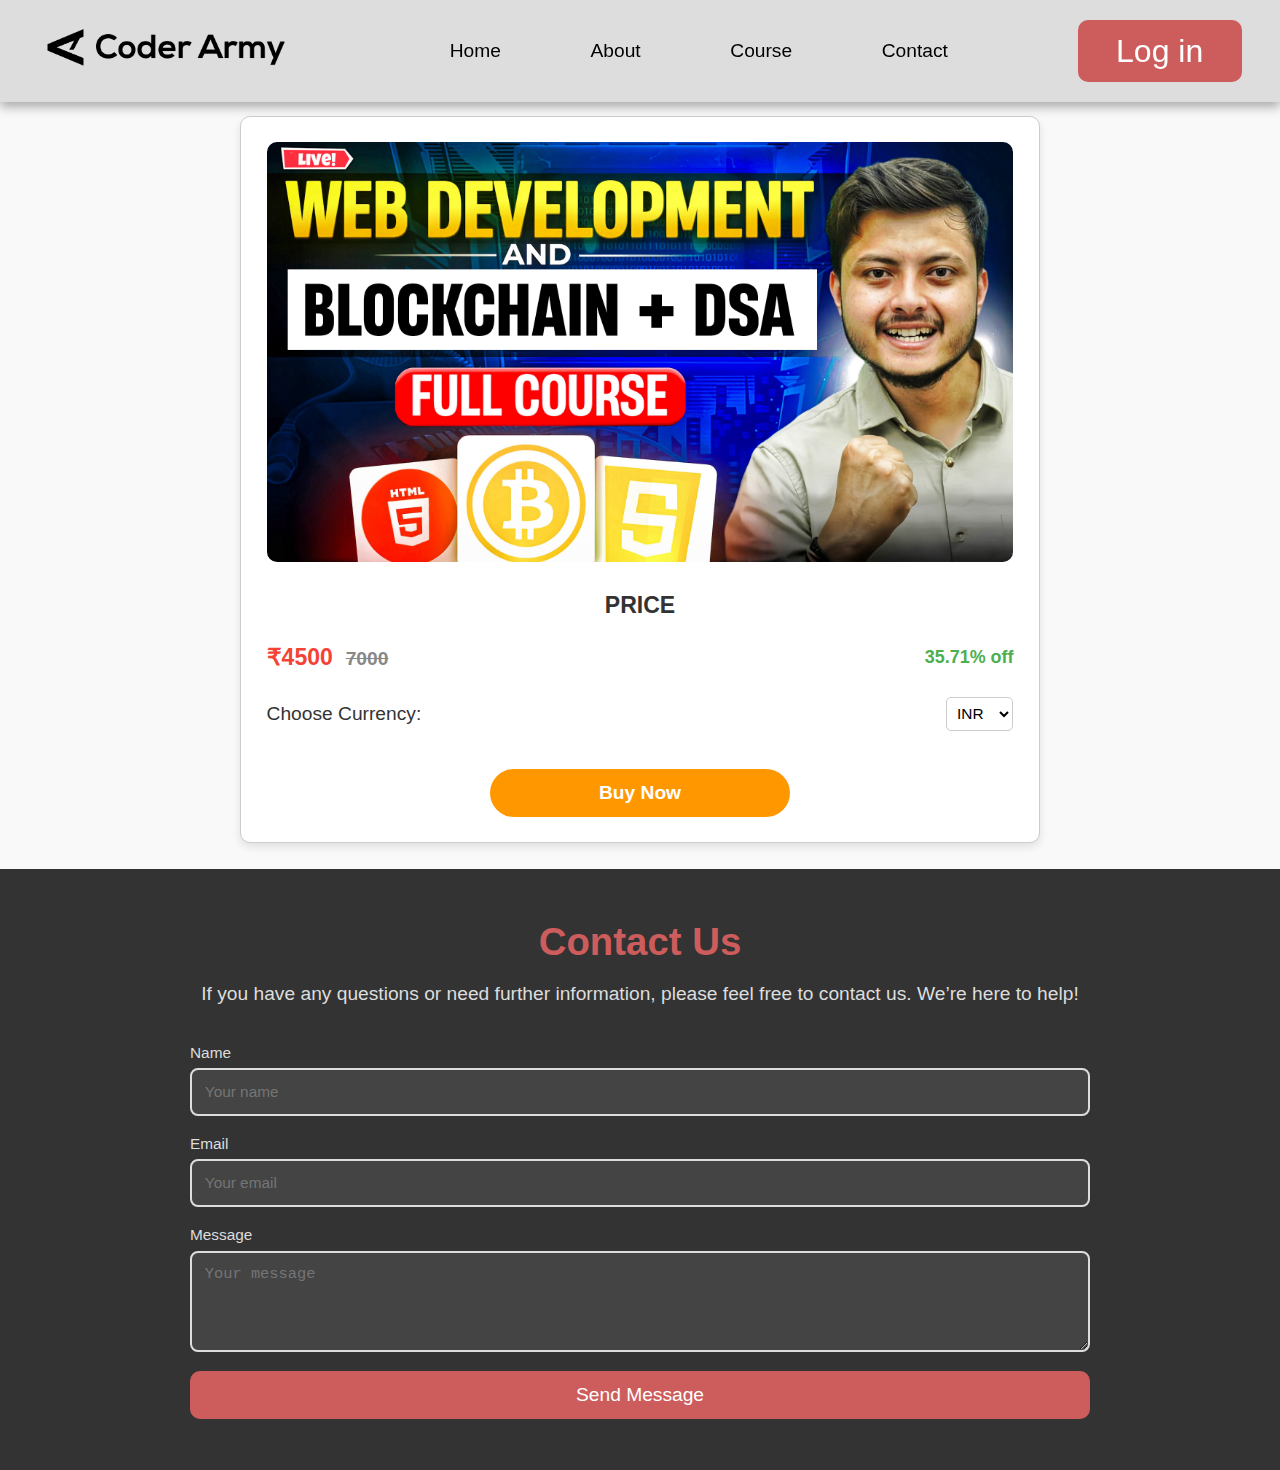
<file: course.html>
<!DOCTYPE html>
<html>

<head>
  <meta charset="UTF-8">
  <meta name="viewport" content="width=device-width, initial-scale=1">
  <title></title>
  <link rel="stylesheet" href="https://cdnjs.cloudflare.com/ajax/libs/font-awesome/6.6.0/css/all.min.css" integrity="sha512-Kc323vGBEqzTmouAECnVceyQqyqdsSiqLQISBL29aUW4U/M7pSPA/gEUZQqv1cwx4OnYxTxve5UMg5GT6L4JJg==" crossorigin="anonymous" referrerpolicy="no-referrer" />
  <link rel="stylesheet" href="./style.css">
  <link rel="stylesheet" href="./course.css">
</head>

<body>
  
  <header>
    <nav>
      <div class="logo">
        <img src="./img/logo.png" alt="">
      </div>
      <input type="checkbox">
      <div class="hamburger_lines">
        <span class="line line1"></span>
        <span class="line line2"></span>
        <span class="line line3"></span>
      </div>
      <div class="nav_links">
        <ul>
          <li>
            <a href="./index.html"><i class="fa-solid fa-house"></i>Home</a>
          </li>
          <li>
            <a href="./about.html"><i class="fa-regular fa-address-card"></i>About</a>
          </li>
          <li>
            <a href="./course.html"><i class="fa-solid fa-cart-shopping"></i>Course</a>
          </li>
          <li>
            <a href="#contact"><i class="fa-solid fa-phone"></i>Contact</a>
          </li>
        </ul>
      </div>
      <div class="nav_btn">
        <button>
          <a href="./login.html">Log in</a>
        </button>
      </div>
    </nav>
  </header>
  
  <main>
    <section class="course_section">
      <div class="course_container">
        <div class="course_image">
          <img src="./img/course.jpg" alt="">
        </div>
        <div class="course_price_title">
          <p>PRICE</p>
        </div>
        <div class="course_price">
          <div class="original_price">
            <p>&#8377;4500 <span><strike>7000</strike></span></p>
          </div>
          <div class="course_discount">
            <p>35.71% off</p>
          </div>
        </div>
        <div class="currency">
          <div class="currency_title">
            <p>Choose Currency:</p>
          </div>
          <div class="select_curency">
            <select>
              <option value="INR">INR</option>
              <option value="USD">USD</option>
              <option value="EUR">EUR</option>
            </select>
          </div>
        </div>
        <div class="buy_now_btn">
          <button>
            <a href="https://rohittnegi.akamai.net.in/new-courses/4-web-development-block-chain">Buy Now</a>
          </button>
        </div>
      </div>
      
    </section>
  </main>
  
  <footer class="footer_section" id="contact">
    <h1>Contact Us</h1>
    <p>If you have any questions or need further information, please feel free to contact us. We’re here to help!</p>
  
    <form class="footer_contact_form">
      <div class="form_group">
        <label for="footer_name">Name</label>
        <input type="text" id="footer_name" name="name" placeholder="Your name" required>
      </div>
  
      <div class="form_group">
        <label for="footer_email">Email</label>
        <input type="email" id="footer_email" name="email" placeholder="Your email" required>
      </div>
  
      <div class="form_group">
        <label for="footer_message">Message</label>
        <textarea id="footer_message" name="message" rows="4" placeholder="Your message" required></textarea>
      </div>
  
      <button type="submit">Send Message</button>
    </form>
  </footer>
    
</body>

</html>
</file>
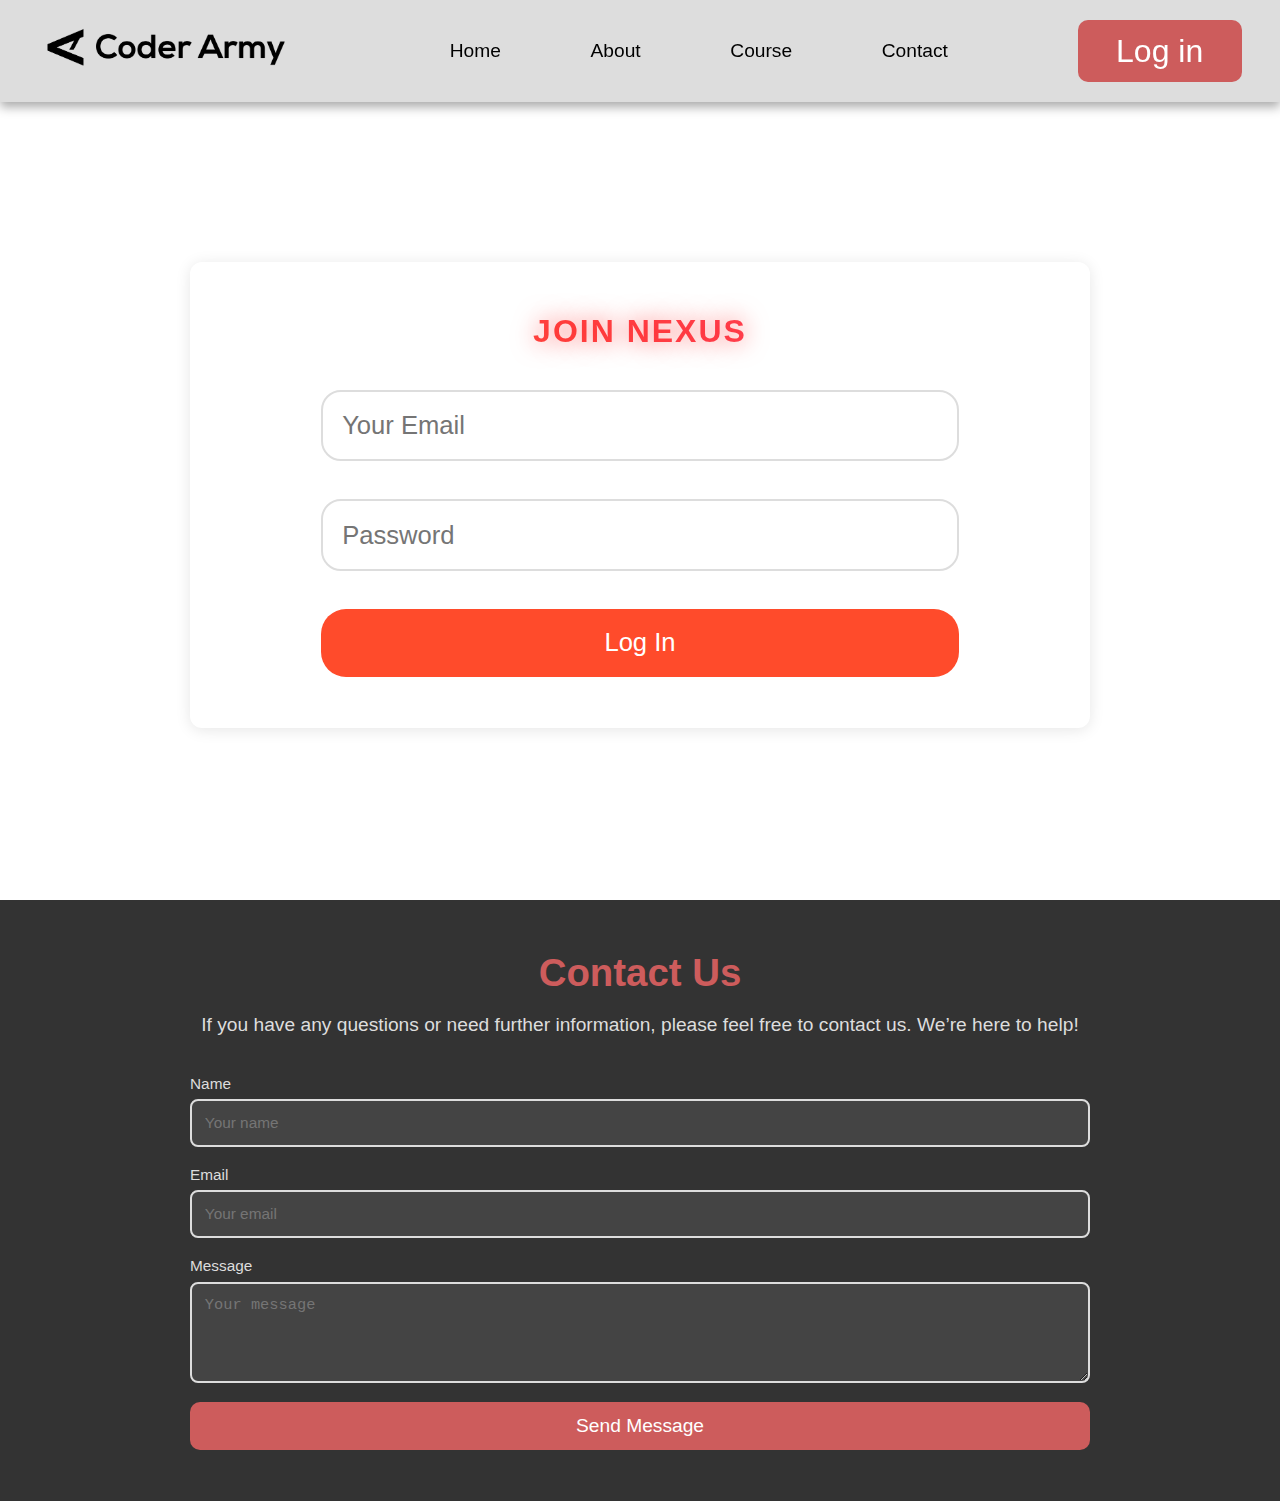
<file: login.html>
<!DOCTYPE html>
<html lang="en">

<head>
  <meta charset="UTF-8">
  <meta name="viewport" content="width=device-width, initial-scale=1.0">
  <meta http-equiv="X-UA-Compatible" content="ie=edge">
  <title>Document</title>
  <link rel="stylesheet" href="https://cdnjs.cloudflare.com/ajax/libs/font-awesome/6.6.0/css/all.min.css" integrity="sha512-Kc323vGBEqzTmouAECnVceyQqyqdsSiqLQISBL29aUW4U/M7pSPA/gEUZQqv1cwx4OnYxTxve5UMg5GT6L4JJg==" crossorigin="anonymous" referrerpolicy="no-referrer" />
  <link rel="stylesheet" href="./style.css">
  <link rel="stylesheet" href="./login.css">
</head>

<body>

  <header>
    <nav>
      <div class="logo">
        <img src="./img/logo.png" alt="">
      </div>
      <input type="checkbox">
      <div class="hamburger_lines">
        <span class="line line1"></span>
        <span class="line line2"></span>
        <span class="line line3"></span>
      </div>
      <div class="nav_links">
        <ul>
          <li>
            <a href="./index.html"><i class="fa-solid fa-house"></i>Home</a>
          </li>
          <li>
            <a href="./about.html"><i class="fa-regular fa-address-card"></i>About</a>
          </li>
          <li>
            <a href="./course.html"><i class="fa-solid fa-cart-shopping"></i>Course</a>
          </li>
          <li>
            <a href="#contact"><i class="fa-solid fa-phone"></i>Contact</a>
          </li>
        </ul>
      </div>
      <div class="nav_btn">
        <button>
          <a href="./login.html">Log in</a>
        </button>
      </div>
    </nav>
  </header>

  <main>

    <form class="log_in_form">
      <div class="log_in_box">
        <div class="log_in_heading">
          <h1>JOIN NEXUS</h1>
        </div>
        <div class="email">
          <input type="email" placeholder="Your Email" required>
        </div>
        <div class="pass">
          <input type="password" placeholder="Password" required>
        </div>
        <div class="log_in_button">
          <button>Log In</button>
        </div>
      </div>
    </form>

  </main>

  <footer class="footer_section" id="contact">
    <h1>Contact Us</h1>
    <p>If you have any questions or need further information, please feel free to contact us. We’re here to help!</p>

    <form class="footer_contact_form">
      <div class="form_group">
        <label for="footer_name">Name</label>
        <input type="text" id="footer_name" name="name" placeholder="Your name" required>
      </div>

      <div class="form_group">
        <label for="footer_email">Email</label>
        <input type="email" id="footer_email" name="email" placeholder="Your email" required>
      </div>

      <div class="form_group">
        <label for="footer_message">Message</label>
        <textarea id="footer_message" name="message" rows="4" placeholder="Your message" required></textarea>
      </div>

      <button type="submit">Send Message</button>
    </form>
  </footer>

</body>

</html>
</file>
<file: style.css>
*,
*::before,
*::after {
  margin: 0;
  padding: 0;
  box-sizing: border-box;
  scroll-behavior: smooth;
}

html,
body {
  width: 100%;
  height: 100%;
  font-family: Arial, Helvetica, sans-serif;
}

li {
  list-style-type: none;
}

nav input[type="checkbox"],
.hamburger_lines {
  display: none;
}

header {
  height: 10vh;
  background-color: #ddd;
  box-shadow: 0px 5px 10px #aaa;
  position: fixed;
  top: 0;
  width: 100%;
  padding: 4vw 3vw;
  z-index: 999;
}

nav {
  height: 100%;
  display: flex;
  justify-content: space-between;
  align-items: center;
}

nav .logo img {
  width: 20vw;
}

nav .nav_links ul {
  display: flex;
  gap: 5vw;
}

nav .nav_links ul li a {
  color: #000;
  text-decoration: none;
  font-size: 1.5vw;
  display: flex;
  gap: 2vw;
}

nav .nav_btn button,
.hero_left button {
  background-color: indianred;
  border: none;
  outline: none;
  padding: 1vw 3vw;
  border-radius: 10px;
  transition: all 0.3s ease;
}

nav .nav_btn button:hover a {
  color: indianred;
}

nav .nav_btn button a,
.hero_left button a {
  color: #fff;
  text-decoration: none;
  font-size: 2.5vw;
}

nav .nav_btn button:hover {
  border: 1px solid red;
  background-color: white;
}

@media (max-width: 720px) {

  .nav_btn {
    display: none;
  }

  .hamburger_lines,
  nav input[type="checkbox"] {
    display: block;
  }

  nav {
    position: relative;
  }

  header input[type="checkbox"],
  .hamburger_lines {
    position: absolute;
    right: 3vw;
    top: 50%;
    transform: translateY(-50%);
  }

  header input[type="checkbox"] {
    z-index: 2;
    opacity: 0;
  }

  .hamburger_lines {
    display: flex;
    flex-direction: column;
    gap: .7vw;
    margin: auto 0;
  }

  .hamburger_lines .line {
    display: inline-block;
    width: 25px;
    height: 3px;
    background-color: black;
    transition: transform 0.3s ease, opacity 0.3s ease;
  }

  .nav_links {
    position: fixed;
    top: 10vh;
    left: -100%;
    width: 50vw;
    height: 100%;
    background-color: teal;
    transition: all 0.3s ease;
  }

  nav .nav_links ul {
    flex-direction: column;
    gap: 0;
  }

  nav .nav_links li {
    padding: 6vw 0;
    border-bottom: 2px solid white;
    text-align: center;
  }

  nav .nav_links ul li a {
    color: #fff;
    text-decoration: none;
    font-size: 6vw;
  }

  nav .nav_links li a i {
    padding: 0 3vw;
  }

  header input[type="checkbox"]:checked~.nav_links {
    left: 0;
  }

  input[type="checkbox"]:checked~.hamburger_lines .line1 {
    transform: rotate(45deg);
    transform-origin: 10% 10%;
  }

  input[type="checkbox"]:checked~.hamburger_lines .line3 {
    transform: rotate(-45deg);
    transform-origin: 10% 90%;
  }

  input[type="checkbox"]:checked~.hamburger_lines .line2 {
    opacity: 0;
  }

}

main {
  padding-top: 10vh;
  width: 100%;
}

.hero_section {
  width: 100%;
  padding: 0 3vw;
  height: 90vh;
  display: flex;
  justify-content: space-between;
  align-items: center;
  gap: 5vw;
}

.hero_section .hero_left,
.hero_section .hero_right {
  width: 50%;
}

.hero_section .hero_left > * {
  margin-bottom: 2.5vw;
}

.hero_section .hero_left {
  animation: leftslide 0.7s linear;
}

.hero_section .hero_right {
  animation: rightslide 0.7s linear;
}

.hero_section .hero_left h1 {
  font-size: 3vw;
  font-weight: 900;
  background: linear-gradient(to right, red, blue);
  background-clip: text;
  color: transparent;
  text-shadow: 0 0 60px rgb(255, 0, 0, 0.457);
  animation: textAnime 1s infinite alternate;
}

.hero_section .hero_left p {
  font-size: 2vw;
  color: #000;
}

.hero_section .hero_right {
  background-color: black;
  overflow: hidden;
  border-radius: 20px;
}

.hero_section .hero_right img {
  width: 100%;
}

@keyframes leftslide {
  from {
    opacity: 0;
    transform: translate(-600px) scale(0.5);
  }

  to {
    opacity: 1;
    transform: translate(0px) scale(1);
  }
}

@keyframes rightslide {
  from {
    opacity: 0;
    transform: translate(600px) scale(0.5);
  }

  to {
    opacity: 1;
    transform: translate(0px) scale(1);
  }
}

@keyframes textAnime {
  100% {
    text-shadow: 0 0 60px rgba(17, 0, 255, 0.458);
  }
}

@media (max-width: 720px) {
  .hero_section {
    width: 100%;
    height: 100vh;
    flex-direction: column;
    justify-content: center;
    gap: 10vw;
  }

  .hero_section .hero_left,
  .hero_section .hero_right {
    width: 100%;
  }

  .hero_section .hero_left h1 {
    font-size: 5vw;
  }

  .hero_section .hero_left p {
    font-size: 4vw;
  }
}

.why_section {
  width: 100%;
  /* height: 100vh; */
  min-height: 100vh;
  display: flex;
  flex-direction: column;
  justify-content: center;
  padding: 3vw 3vw;
}

.why_section h1 {
  text-align: center;
  font-size: 3vw;
  color: indianred;
  position: relative;
  width: fit-content;
  margin: 1vw auto;
}

.why_section h1::before {
  content: "";
  position: absolute;
  left: 0;
  bottom: 0;
  width: 0%;
  height: 2px;
  background-color: indianred;
  border-radius: 10px;
  transition: all 0.3s ease;
}

.why_section h1:hover::before {
  width: 100%;
}

.why_section p {
  text-align: center;
  margin-bottom: 3vw;
  font-size: 1.5vw;
}

.why_section .card_container {
  display: grid;
  grid-template-columns: repeat(auto-fill, minmax(250px, 1fr));
  gap: 2vw;
}

.why_section .card_container .card {
  width: 100%;
  text-align: center;
  background-color: white;
  border-radius: 20px;
  padding: 2vw 3vw;
  box-shadow: 20px 20px 60px #00000041, inset -20px -20px 60px #ffffff40;
  border: 5px solid transparent;
  animation: borderAnime 3.5s infinite ease-in-out;
}

@keyframes borderAnime {
  0% { 
    border-top-color: #d63031; 
    border-right-color: transparent; 
    border-bottom-color: transparent; 
    border-left-color: transparent; 
  }
  25% { 
    border-top-color: transparent; 
    border-right-color: #e17055; 
    border-bottom-color: transparent; 
    border-left-color: transparent; 
  }
  50% { 
    border-top-color: transparent; 
    border-right-color: transparent; 
    border-bottom-color: #fdcb6e; 
    border-left-color: transparent; 
  }
  75% { 
    border-top-color: transparent; 
    border-right-color: transparent; 
    border-bottom-color: transparent; 
    border-left-color: #00b894; 
  }
  100% { 
    border-top-color: #0984e3; 
    border-right-color: transparent; 
    border-bottom-color: transparent; 
    border-left-color: transparent; 
  }
}

.why_section .card_container .card img {
  width: 30%;
  border-radius: 50%;
  margin-bottom: 2vw;
}

.why_section .card_container h2 {
  font-size: 2vw;
  margin-bottom: 1vw;
}

.why_section .card_container p {
  font-size: 1.3vw;
}

@media (max-width: 720px) {
  .why_section {
    height: auto;
    justify-content: flex-start;
  }
  .why_section > h1 {
    font-size: 5vw;
  }

  .why_section p {
    font-size: 3vw;
  }
  
  .why_section .card_container .card h2 {
    font-size: 4vw;
  }
  
  .why_section .card_container p {
    font-size: 3vw;
  }
  
  .why_section .card_container {
    gap: 4vw;
  }
  
}

.footer_section {
  background-color: #333;
  color: #fff;
  padding: 4vw 3vw;
  display: flex;
  flex-direction: column;
  align-items: center;
  text-align: center;
}

.footer_section h1 {
  font-size: 3vw;
  color: indianred;
  margin-bottom: 1.5vw;
}

.footer_section p {
  font-size: 1.5vw;
  color: #ddd;
  margin-bottom: 3vw;
  max-width: 600px;
}

.footer_contact_form {
  width: 100%;
  max-width: 600px;
  margin: 0 auto;
  display: flex;
  flex-direction: column;
  gap: 1.5vw;
  animation: fadeSlideUp 1s ease-in-out;
}

.footer_contact_form .form_group {
  display: flex;
  flex-direction: column;
  text-align: left;
}

.footer_contact_form .form_group label {
  font-size: 1.2vw;
  color: #ddd;
  margin-bottom: 0.5vw;
}

.footer_contact_form .form_group input,
.footer_contact_form .form_group textarea {
  padding: 1vw;
  font-size: 1.2vw;
  border: 2px solid #ddd;
  border-radius: 8px;
  background-color: #444;
  color: #fff;
  outline: none;
}

.footer_contact_form .form_group input:focus,
.footer_contact_form .form_group textarea:focus {
  border-color: indianred;
}

.footer_contact_form button {
  background-color: indianred;
  color: #fff;
  padding: 1vw 2vw;
  font-size: 1.5vw;
  border: none;
  border-radius: 10px;
  cursor: pointer;
  transition: background 0.3s;
}

.footer_contact_form button:hover {
  background-color: #ff6b6b;
  animation: buttonHover 0.5s ease-in-out infinite alternate;
}

@keyframes fadeSlideUp {
  from {
    opacity: 0;
    transform: translateY(20px);
  }
  to {
    opacity: 1;
    transform: translateY(0);
  }
}

@keyframes buttonHover {
  0%, 100% {
    transform: scale(1);
    background-color: indianred;
  }
  50% {
    transform: scale(1.05);
    background-color: #ff6b6b;
  }
}

@media (max-width: 720px) {
  .footer_section h1 {
    font-size: 5vw;
  }

  .footer_section p {
    font-size: 3.5vw;
  }
  
  .form_group {
    margin-bottom: 2.5vw;
  }

  .footer_contact_form .form_group label,
  .footer_contact_form .form_group input,
  .footer_contact_form .form_group textarea,
  .footer_contact_form button {
    font-size: 4vw;
  }
}

@media (min-width: 1140px) {
  
  .why_section .card_container {
    grid-template-columns: repeat(auto-fill, minmax(350px, 1fr));
  }
  
  .footer_contact_form, .footer_section p {
    width: 100%;
    max-width: 900px;
  }
  
}

@media (min-width: 1000px) {
  .hero_section .hero_left h1 {
    font-size: 2vw;
    line-height: 1.5;
  }
  
  .hero_section .hero_left p {
    font-size: 1.3vw;
  }
}
</file>
<file: about.css>
*,
*::after,
*::before {
  margin: 0;
  padding: 0;
  box-sizing: border-box;
  scroll-behavior: smooth;
  scroll-padding-top: 10vh;
}

html,
body {
  width: 100%;
  height: 100%;
  font-family: Arial, Helvetica, sans-serif;
}

main {
  display: flex;
}

.sidebar input[type="checkbox"],
.side_hamburger_lines {
  display: none;
}

.side_container {
  width: 30%;
  height: 90vh;
  position: fixed;
  top: 10vh;
  background-color: #f5f5f5;
  color: white;
  overflow-y: scroll;
  padding: 5vw 3vw;
  border-right: 10px solid #ddd; 
}

.side_container h2 {
  font-size: 2.5vw;
  margin-bottom: 2vw;
}

.side_container h2 a {
  text-decoration: none;
  color: #333;
}

.side_container ul {
  margin-bottom: 3vw;
}

.side_container li {
  padding: 1.5vw 0vw 1.5vw 3vw;
  transition: all 0.3s ease;
}

.side_container ul li a {
  color: #333;
  text-decoration: none;
  font-size: 2vw;
  transition: all 0.3s ease;
}

.side_container li:hover {
  /*
  background-color: #b22222;
  */
  background-color: #e0e0e0;
}

.side_container ul li:hover a {
  color: #000;
}

@media (max-width: 720px) {

  .sidebar input[type="checkbox"],
  .side_hamburger_lines {
    display: block;
  }

  .sidebar {
    position: relative;
  }

  .sidebar input[type="checkbox"] {
    z-index: 999;
    opacity: 0;
    position: fixed;
    left: 3vw;
    top: 11vh;
  }

  .side_container {
    left: -100%;
    width: 50%;
    transition: all 0.3s ease;
  }

  .side_container h2 {
    font-size: 5vw;
  }

  .side_container ul li a {
    font-size: 4vw;
  }

  .side_container h2:nth-child(1) {
    padding-top: 5vw;
  }

  .sidebar input[type="checkbox"]:checked~.side_container {
    left: 0;
  }

  .side_hamburger_lines {
    position: fixed;
    left: 3vw;
    top: 11vh;
    display: flex;
    flex-direction: column;
    gap: 1.2vw;
    z-index: 5;
    width: 100%;
  }

  .side_hamburger_lines .side_line {
    width: 25px;
    height: 3px;
    background-color: black;
  }

  .sidebar input[type="checkbox"]:checked+.side_hamburger_lines .side_line1 {
    transform: rotate(45deg);
    transform-origin: left;
  }

  .sidebar input[type="checkbox"]:checked+.side_hamburger_lines .side_line2 {
    opacity: 0;
  }

  .sidebar input[type="checkbox"]:checked+.side_hamburger_lines .side_line3 {
    transform: rotate(-45deg);
    transform-origin: left;
  }

}

.main_content {
  margin-left: 30%;
  padding-top: 3vw;
}

.main_content article {
  padding: 3vw;
  background-color: #f9f9f9;
  border-radius: 10px;
  box-shadow: 0 4px 12px rgba(0, 0, 0, 0.1);
  transition: all 0.3s ease;
}

.main_content article>* {
  margin-bottom: 2vw;
}

.main_content article h2 {
  font-size: 4vw;
  font-weight: bold;
  color: #333;
  line-height: 1.3;
}

.main_content article p,
.main_content article ul,
.main_content article ol {
  font-size: 2vw;
  color: #555;
  line-height: 1.6;
}

.main_content article img {
  width: 100%;
  border-radius: 12px;
  box-shadow: 0 2px 6px rgba(0, 0, 0, 0.2);
  margin-top: 2vw;
}

.main_content article h3 {
  font-size: 3vw;
  color: #333;
  margin-top: 1vw;
  font-weight: 600;
}

@media (max-width: 720px) {
  .main_content {
    margin-left: 0;
    padding: 9vw 5vw 0 5vw;
    background-color: #fff;
  }

  .main_content article h2 {
    font-size: 5vw;
  }

  .main_content article p,
  .main_content article ul,
  .main_content article ol {
    font-size: 3.5vw;
  }

  .main_content article h3 {
    font-size: 4vw;
  }
}

form {
  margin-top: 2vw;
  padding: 2vw;
  background-color: #f0f0f0;
  border-radius: 8px;
  box-shadow: 0 2px 6px rgba(0, 0, 0, 0.1);
}

form h3 {
  font-size: 3vw;
  font-weight: 600;
  color: #333;
  margin-bottom: 1vw;
}

form p {
  font-size: 2vw;
  color: #555;
  margin-bottom: 1vw;
}

form label {
  display: block;
  margin-bottom: 1vw;
  font-size: 2vw;
  display: flex;
  align-items: center;
  gap: 1vw;
}

form button {
  background-color: #ff6347;
  color: white;
  font-size: 2vw;
  padding: 1vw 2vw;
  border: none;
  cursor: pointer;
  border-radius: 8px;
  transition: all 0.3s ease;
}

form button:hover {
  background-color: #ff4500;
}

@media (max-width: 720px) {
  form h3 {
    font-size: 4vw;
  }

  form p {
    font-size: 3vw;
  }

  form label {
    font-size: 3vw;
  }

  form button {
    font-size: 3vw;
  }
}

footer {
  margin-left: 30%;
}

footer form {
  background-color: transparent;
}

@media (max-width: 720px) {
  footer {
    margin-left: 0;
  }
}

@media (min-width: 1000px) {

  .side_container h2 {
    font-size: 1.5vw;
    margin-bottom: 1vw;
  }

  .side_container ul {
    margin-bottom: 1.5vw;
  }

  .side_container li {
    padding: 0.7vw 0vw 0.7vw 1.5vw;
  }

  .side_container ul li a {
    font-size: 1.2vw;
  }

  .main_content {
    padding-top: 1vw;
  }

  .main_content article {
    padding: 3vw;
  }

  .main_content article>* {
    margin-bottom: 1vw;
  }

  .main_content article h2 {
    font-size: 2vw;
  }

  .main_content article p,
  .main_content article ul,
  .main_content article ol {
    font-size: 1.3vw;
    line-height: 1.3;
  }

  .main_content article img {
    width: 40%;
    margin-top: 1vw;
  }

  .main_content article h3 {
    font-size: 2vw;
    margin-top: 0.6vw;
  }

  form {
    margin-top: 1vw;
    padding: 1vw;
  }

  form h3 {
    font-size: 2vw;
    margin-bottom: 0.6vw;
  }

  form p {
    font-size: 1vw;
    margin-bottom: 0.5vw;
  }

  form label {
    margin-bottom: 0.6vw;
    font-size: 1vw;
    gap: 0.6vw;
  }

  form button {
    font-size: 1vw;
    padding: 0.5vw 1vw;
    border-radius: 8px;
  }
}

.red {
  accent-color: red;
    }
</file>
<file: course.css>
*,
*::before,
*::after {
  margin: 0;
  padding: 0;
  box-sizing: border-box;
  scroll-padding-top: 10vh;
}

html, body {
  width: 100%;
  height: 100%;
  font-family: Arial, sans-serif;
}

.course_section {
  width: 100%;
  min-height: 82vh;
  display: flex;
  align-items: center;
  justify-content: center;
  background-color: #f9f9f9;
  padding: 2vw;
}

.course_container {
  width: 100%;
  max-width: 800px;
  background-color: #fff;
  border: 1px solid #ccc;
  border-radius: 10px;
  overflow: hidden;
  box-shadow: 0 4px 8px rgba(0, 0, 0, 0.1);
  padding: 2vw;
}

.course_image img {
  width: 100%;
  /* height: 200px; */
  border-radius: 10px;
  object-fit: cover;
  margin-bottom: 2vw;
}

.course_price_title {
  text-align: center;
  font-size: 1.8vw;
  font-weight: bold;
  color: #333;
  margin-bottom: 1vw;
}

.course_price, .currency {
  display: flex;
  justify-content: space-between;
  align-items: center;
  padding: 1vw 0;
}

.course_price {
  font-size: 1.5vw;
  color: #333;
}

.original_price p {
  font-size: 1.8vw;
  font-weight: bold;
  color: #f44336;
}

.original_price span {
  color: #888;
  font-size: 1.5vw;
  margin-left: 0.5vw;
}

.course_discount p {
  font-size: 1.4vw;
  color: #4caf50;
  font-weight: bold;
}

.currency_title p {
  font-size: 1.5vw;
  color: #333;
}

.select_curency select {
  padding: 0.5vw;
  font-size: 1.2vw;
  border-radius: 5px;
  border: 1px solid #ccc;
  background-color: #fff;
}

.buy_now_btn {
  text-align: center;
  margin-top: 2vw;
}

.buy_now_btn button {
  width: 90%;
  max-width: 300px;
  background-color: #ff9800;
  border: none;
  padding: 1vw 0;
  border-radius: 50px;
  cursor: pointer;
  font-size: 1.5vw;
  font-weight: bold;
  color: #fff;
  transition: background-color 0.3s ease;
}

.buy_now_btn button:hover {
  background-color: #e68900;
}

.buy_now_btn a {
  color: #fff;
  text-decoration: none;
  display: inline-block;
  width: 100%;
}

@media (max-width: 720px) {
  .course_price_title, 
  .original_price p, 
  .course_price span, 
  .course_discount p, 
  .currency_title p, 
  .buy_now_btn button {
    font-size: 4vw;
  }
  
  .course_container {
    padding: 4vw;
  }

  .buy_now_btn button {
    padding: 2vw 0;
    max-width: 100%;
  }
}
</file>
<file: login.css>
*,
*::after,
*::before {
  margin: 0;
  padding: 0;
  box-sizing: border-box;
  scroll-behavior: smooth;
  scroll-padding-top: 10vh;
}

html, body {
  width: 100%;
  height: 100%;
  font-family: 'Arial', sans-serif;
}

.log_in_form {
  width: 100%;
  height: 90vh;
  display: flex;
  justify-content: center;
  align-items: center;
  animation: formAnime 0.8s ease-out forwards;
}

.log_in_box {
  padding: 4vw;
  text-align: center;
  width: 90%;
  max-width: 450px;
  background-color: #fff;
  box-shadow: 0 2px 15px rgba(0, 0, 0, 0.1);
  border-radius: 12px;
  animation: boxAnime 1s ease-in-out 0.5s forwards;
}

.log_in_box h1 {
  font-size: 2.5vw;
  font-weight: 700;
  background: linear-gradient(to right, #ff4b2b, #ff416c);
  background-clip: text;
  color: transparent;
  text-shadow: 0 0 25px rgba(255, 0, 0, 0.6);
  letter-spacing: 2px;
  margin-bottom: 20px;
  animation: textAnime 2s ease-in-out infinite alternate;
}

.log_in_box input {
  padding: 1.5vw;
  border-radius: 20px;
  margin: 1.5vw 0;
  width: 80%;
  border: 2px solid #ddd;
  transition: border 0.3s ease, transform 0.3s ease;
}

.log_in_box input:focus {
  border-color: #ff416c;
  transform: translateY(-5px);
}

.log_in_box button {
  padding: 1.5vw 2vw;
  border-radius: 25px;
  background-color: #ff4b2b;
  color: white;
  font-size: 2vw;
  border: none;
  cursor: pointer;
  width: 80%;
  margin-top: 1.5vw;
  transition: background-color 0.3s ease, transform 0.3s ease;
}

.log_in_box button:hover {
  background-color: #ff416c;
  transform: scale(1.05);
}

@keyframes formAnime {
  0% {
    opacity: 0;
    transform: translateY(20px);
  }
  100% {
    opacity: 1;
    transform: translateY(0);
  }
}

@keyframes boxAnime {
  0% {
    transform: scale(0.8);
    opacity: 0;
  }
  100% {
    transform: scale(1);
    opacity: 1;
  }
}

@keyframes textAnime {
  0% {
    text-shadow: 0 0 20px rgba(255, 0, 0, 0.6);
  }
  100% {
    text-shadow: 0 0 60px rgba(255, 0, 0, 1);
  }
}

@media (max-width: 768px) {
  .log_in_box {
    padding: 6vw;
  }

  .log_in_box h1 {
    font-size: 5vw;
  }

  .log_in_box input,
  .log_in_box button {
    width: 90%;
  }
}

@media (max-width: 480px) {
  .log_in_box {
    padding: 8vw;
  }

  .log_in_box h1 {
    font-size: 6vw;
  }

  .log_in_box input,
  .log_in_box button {
    width: 95%;
  }
}

@media (min-width: 1140px) {
  .log_in_box {
    max-width: 900px;
  }
  
  .log_in_box input[placeholder] {
    font-size: 2vw;
  }
}
</file>
